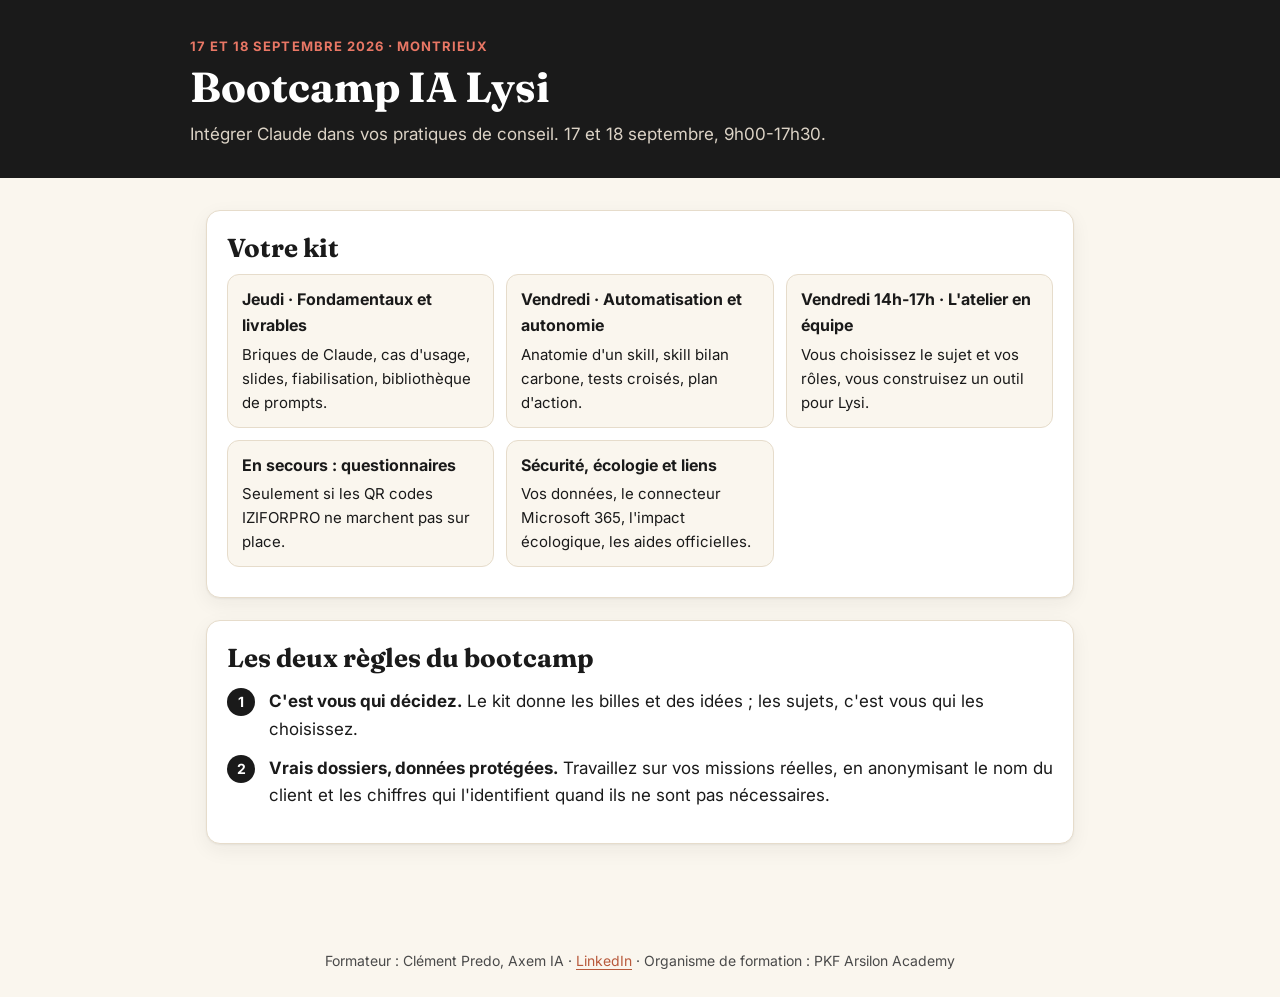
<file: index.html>
<!doctype html>
<html lang="fr">
<head>
<meta charset="utf-8">
<meta name="viewport" content="width=device-width,initial-scale=1">
<title>Bootcamp IA Lysi</title>
<link rel="preconnect" href="https://fonts.googleapis.com">
<link rel="preconnect" href="https://fonts.gstatic.com" crossorigin>
<link href="https://fonts.googleapis.com/css2?family=Fraunces:opsz,wght@9..144,700;9..144,800&family=Inter:wght@400;600;700&display=swap" rel="stylesheet">
<link rel="stylesheet" href="style.css">
</head>
<body>
<header class="hero"><div class="w">
<p class="sur">17 et 18 septembre 2026 · Montrieux</p>
<h1>Bootcamp IA Lysi</h1>
<p>Intégrer Claude dans vos pratiques de conseil. 17 et 18 septembre, 9h00-17h30.</p>
</div></header>
<main>
<section>
<h2>Votre kit</h2>
<div class="grille">
<a class="carte" href="j1.html" style="text-decoration:none;color:inherit"><h4>Jeudi · Fondamentaux et livrables</h4><p>Briques de Claude, cas d'usage, slides, fiabilisation, bibliothèque de prompts.</p></a>
<a class="carte" href="j2.html" style="text-decoration:none;color:inherit"><h4>Vendredi · Automatisation et autonomie</h4><p>Anatomie d'un skill, skill bilan carbone, tests croisés, plan d'action.</p></a>
<a class="carte" href="atelier.html" style="text-decoration:none;color:inherit"><h4>Vendredi 14h-17h · L'atelier en équipe</h4><p>Vous choisissez le sujet et vos rôles, vous construisez un outil pour Lysi.</p></a>
<a class="carte" href="evaluation.html" style="text-decoration:none;color:inherit"><h4>En secours : questionnaires</h4><p>Seulement si les QR codes IZIFORPRO ne marchent pas sur place.</p></a>
<a class="carte" href="ressources.html" style="text-decoration:none;color:inherit"><h4>Sécurité, écologie et liens</h4><p>Vos données, le connecteur Microsoft 365, l'impact écologique, les aides officielles.</p></a>
</div>
</section>
<section>
<h2>Les deux règles du bootcamp</h2>
<ol class="etapes">
<li><b>C'est vous qui décidez.</b> Le kit donne les billes et des idées ; les sujets, c'est vous qui les choisissez.</li>
<li><b>Vrais dossiers, données protégées.</b> Travaillez sur vos missions réelles, en anonymisant le nom du client et les chiffres qui l'identifient quand ils ne sont pas nécessaires.</li>
</ol>
</section>
</main>
<footer>Formateur : Clément Predo, Axem IA · <a href="https://www.linkedin.com/in/clement-predo">LinkedIn</a> · Organisme de formation : PKF Arsilon Academy</footer>
</body>
</html>
</file>
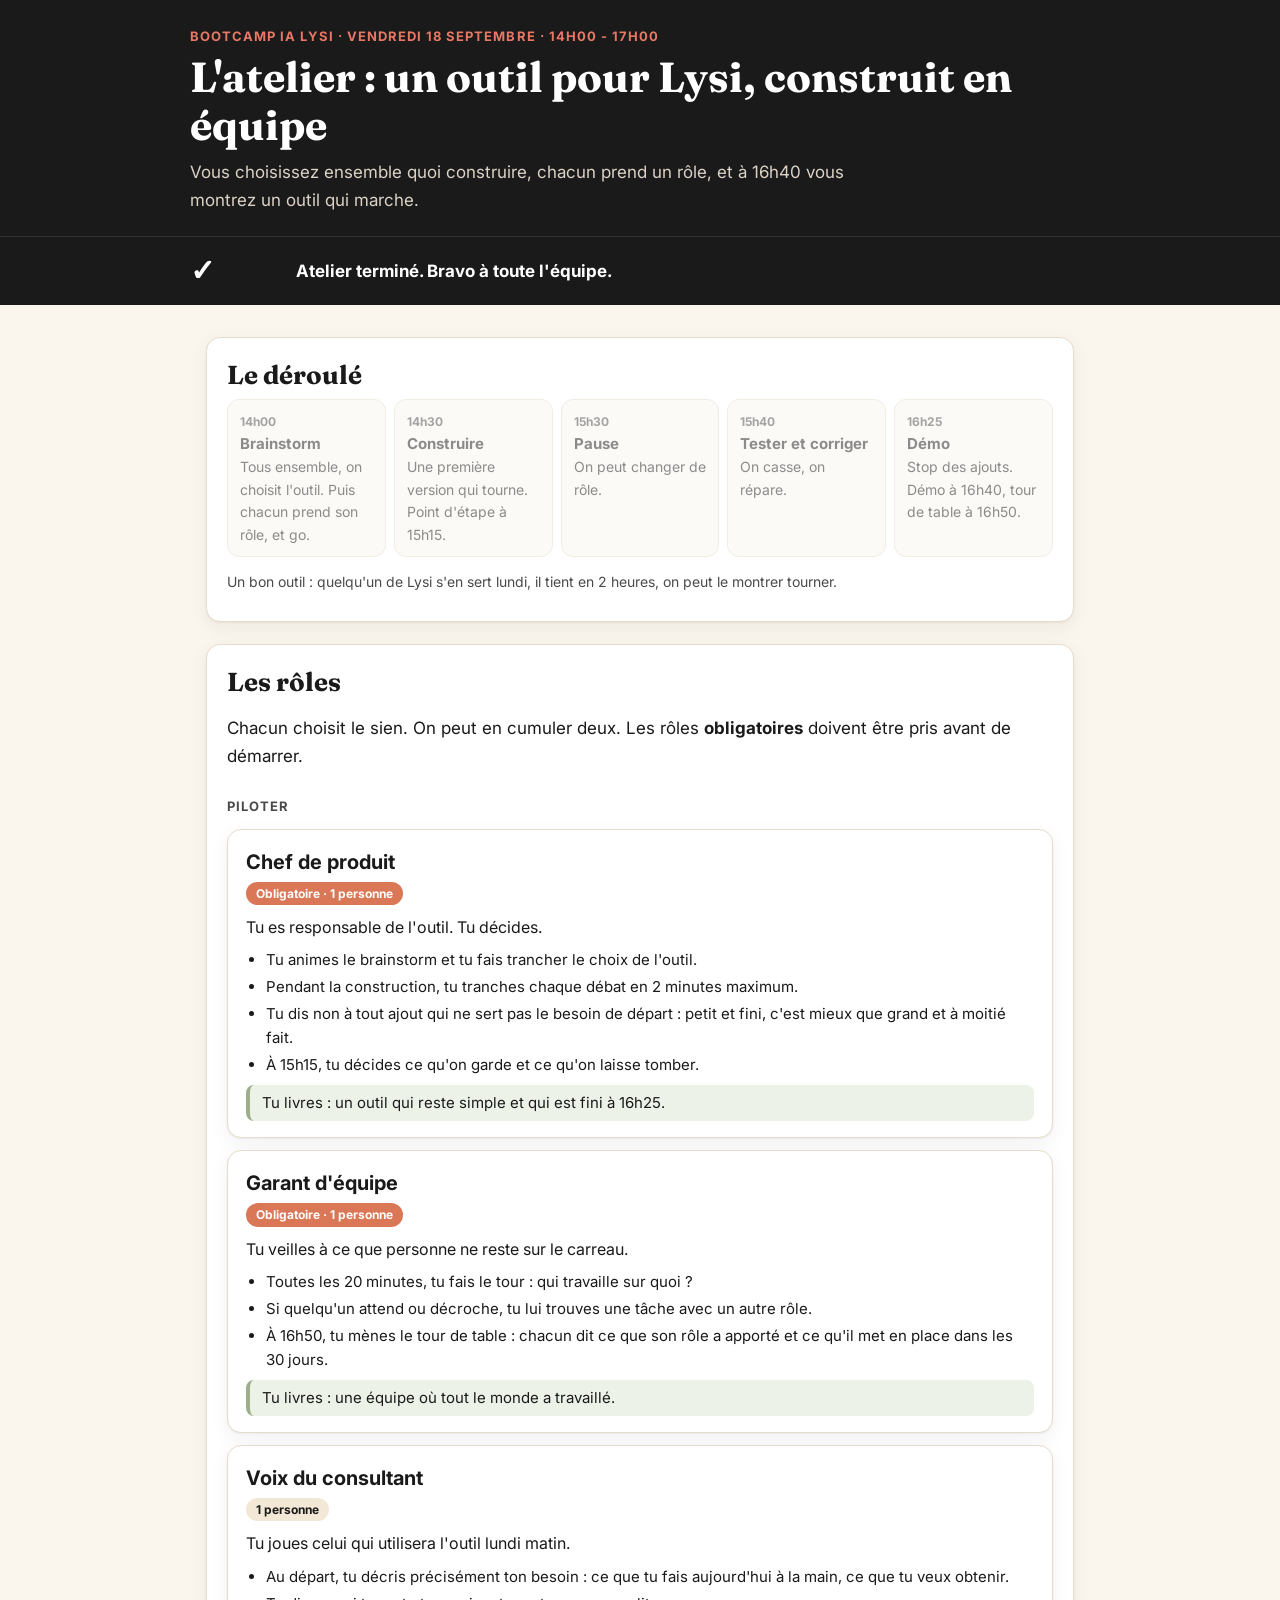
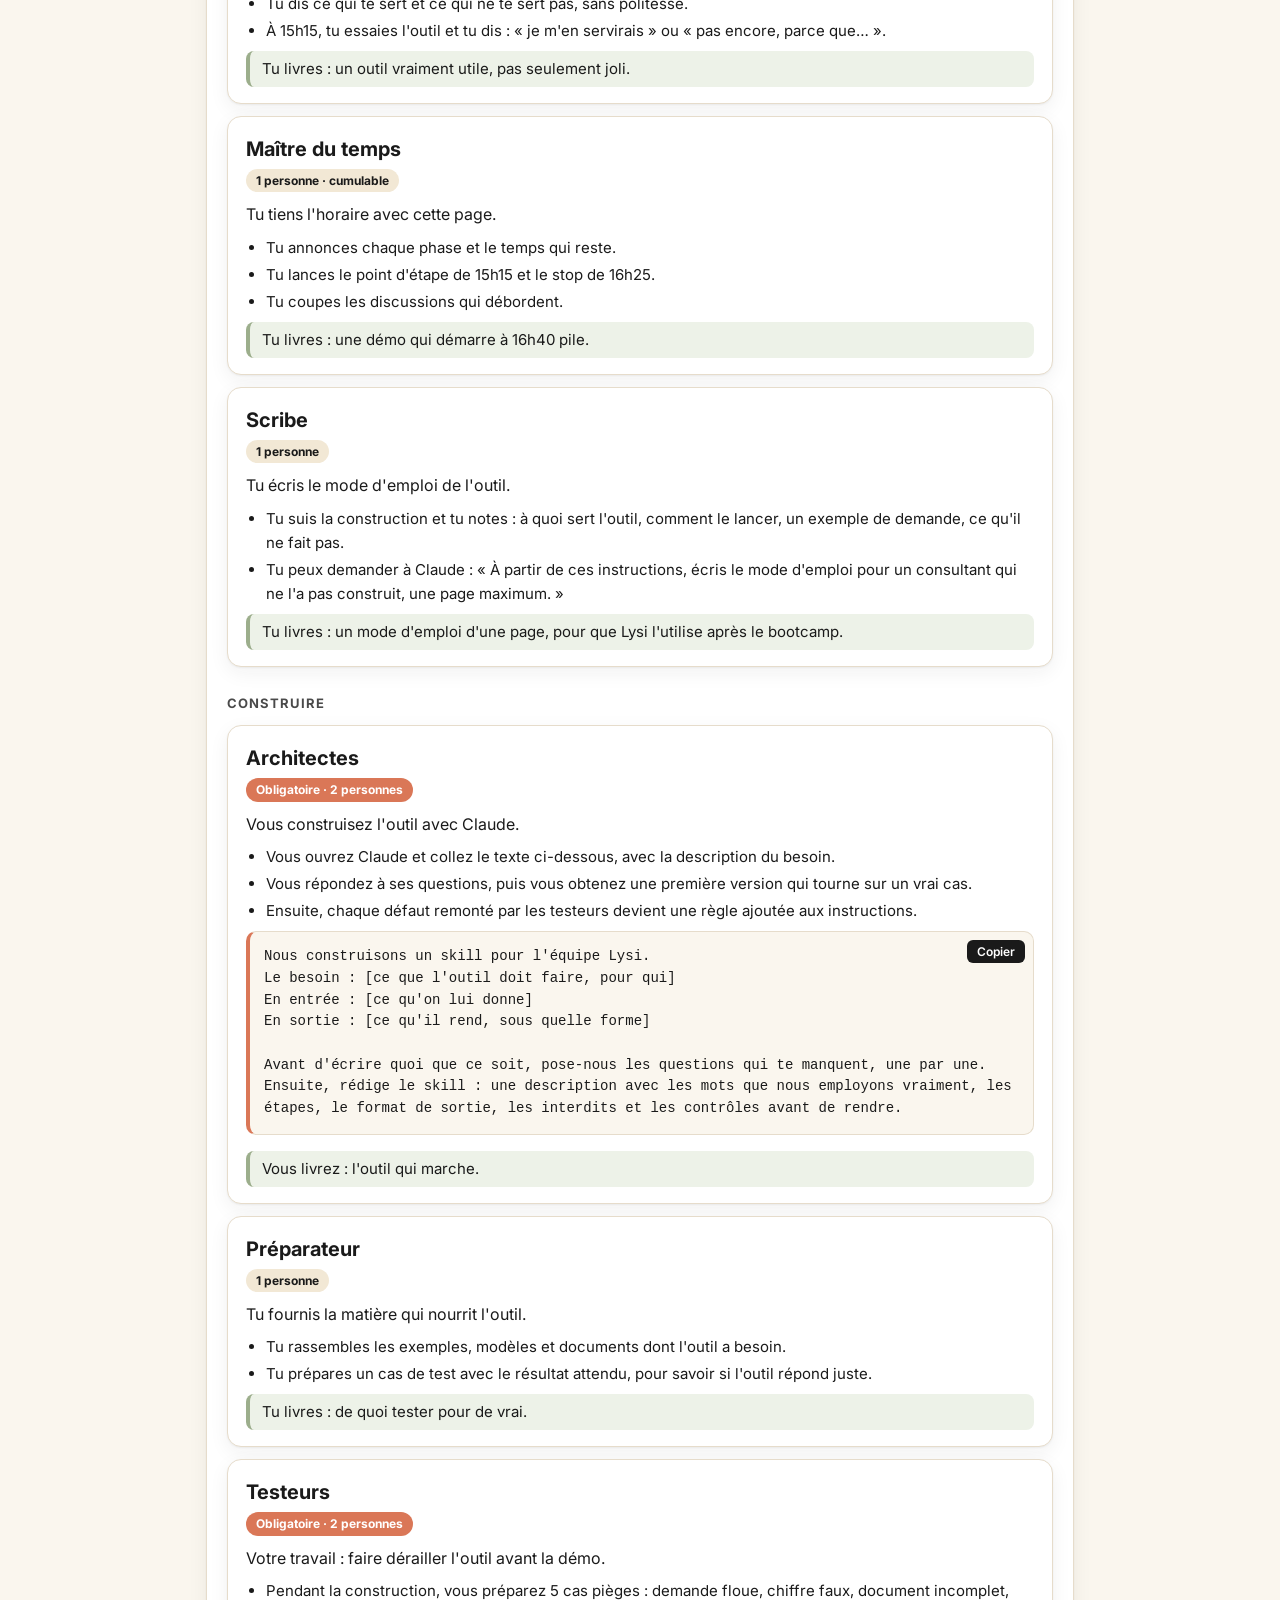
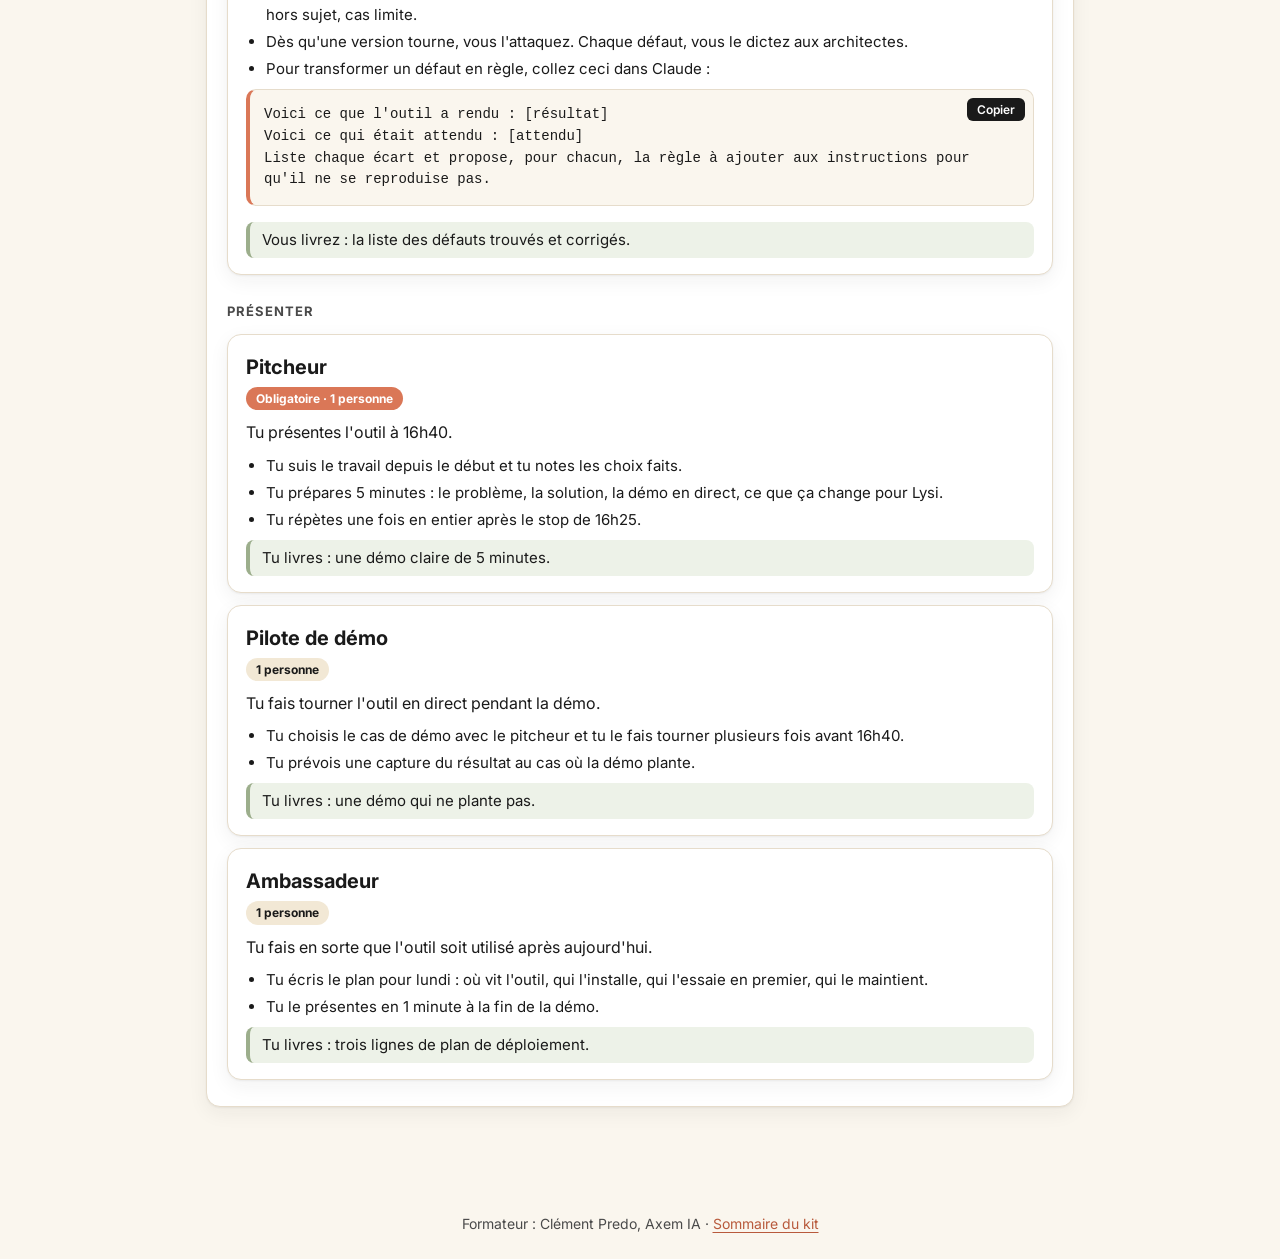
<file: atelier.html>
<!doctype html>
<html lang="fr">
<head>
<meta charset="utf-8">
<meta name="viewport" content="width=device-width,initial-scale=1">
<title>Atelier Lysi, 3 heures</title>
<link rel="preconnect" href="https://fonts.googleapis.com">
<link rel="preconnect" href="https://fonts.gstatic.com" crossorigin>
<link href="https://fonts.googleapis.com/css2?family=Fraunces:opsz,wght@9..144,700;9..144,800&family=Inter:wght@400;600;700&display=swap" rel="stylesheet">
<link rel="stylesheet" href="style.css">
<style>
.hero{padding:26px 16px 22px}
.barre{position:sticky;top:0;z-index:20;background:var(--encre);color:#fff;border-top:1px solid #333;padding:10px 16px}
.barre .w{max-width:900px;margin:0 auto;display:flex;align-items:center;gap:14px}
.barre .chrono{font-family:Fraunces,Georgia,serif;font-size:30px;font-weight:800;min-width:92px}
.barre .quoi{font-weight:700;line-height:1.3}
.barre .apres{font-size:13px;color:#DCD3C6}
.phases{display:grid;grid-template-columns:repeat(auto-fit,minmax(150px,1fr));gap:8px;margin:8px 0 4px}
.phases div{border:1px solid var(--ligne);border-radius:12px;padding:10px 12px;background:var(--cartouche);font-size:14px}
.phases b{display:block;font-size:15px}
.phases .h{font-size:12px;font-weight:700;color:var(--gris)}
.phases div.actif{border:2px solid var(--corail);background:#FDEEE8}
.phases div.fini{opacity:.5}
.role{border:1px solid var(--ligne);border-radius:var(--rayon);background:var(--blanc);box-shadow:var(--ombre);padding:16px 18px;margin:12px 0}
.role h3{margin:0;font-size:20px}
.role .nb{display:inline-block;background:var(--creme);border-radius:999px;padding:2px 10px;font-size:12px;font-weight:700;margin:4px 0 6px}
.role .nb.oblig{background:var(--corail);color:#fff}
.role .mission{font-size:16px;margin:4px 0 8px}
.role ul{margin:0 0 8px;padding-left:20px}
.role li{margin:3px 0;font-size:15px}
.role .livre{background:var(--sage-fond);border-left:4px solid var(--sage);border-radius:8px;padding:6px 12px;font-size:15px}
.fam{font-size:13px;font-weight:700;text-transform:uppercase;letter-spacing:.08em;color:var(--gris);margin:26px 0 0}
@media (max-width:600px){.barre .chrono{font-size:24px;min-width:74px}}
</style>
</head>
<body>
<header class="hero"><div class="w">
<p class="sur">Bootcamp IA Lysi · vendredi 18 septembre · 14h00 - 17h00</p>
<h1>L'atelier : un outil pour Lysi, construit en équipe</h1>
<p>Vous choisissez ensemble quoi construire, chacun prend un rôle, et à 16h40 vous montrez un outil qui marche.</p>
</div></header>
<div class="barre"><div class="w"><div class="chrono" id="chrono">--:--</div><div><div class="quoi" id="quoi">…</div><div class="apres" id="apres"></div></div></div></div>
<main>

<section>
<h2>Le déroulé</h2>
<div class="phases" id="phases">
<div data-debut="14:00" data-fin="14:30"><span class="h">14h00</span><b>Brainstorm</b>Tous ensemble, on choisit l'outil. Puis chacun prend son rôle, et go.</div>
<div data-debut="14:30" data-fin="15:30"><span class="h">14h30</span><b>Construire</b>Une première version qui tourne. Point d'étape à 15h15.</div>
<div data-debut="15:30" data-fin="15:40"><span class="h">15h30</span><b>Pause</b>On peut changer de rôle.</div>
<div data-debut="15:40" data-fin="16:25"><span class="h">15h40</span><b>Tester et corriger</b>On casse, on répare.</div>
<div data-debut="16:25" data-fin="17:00"><span class="h">16h25</span><b>Démo</b>Stop des ajouts. Démo à 16h40, tour de table à 16h50.</div>
</div>
<p class="small">Un bon outil : quelqu'un de Lysi s'en sert lundi, il tient en 2 heures, on peut le montrer tourner.</p>
</section>

<section id="roles">
<h2>Les rôles</h2>
<p>Chacun choisit le sien. On peut en cumuler deux. Les rôles <b>obligatoires</b> doivent être pris avant de démarrer.</p>

<p class="fam">Piloter</p>
<div class="role"><h3>Chef de produit</h3><span class="nb oblig">Obligatoire · 1 personne</span>
<p class="mission">Tu es responsable de l'outil. Tu décides.</p>
<ul>
<li>Tu animes le brainstorm et tu fais trancher le choix de l'outil.</li>
<li>Pendant la construction, tu tranches chaque débat en 2 minutes maximum.</li>
<li>Tu dis non à tout ajout qui ne sert pas le besoin de départ : petit et fini, c'est mieux que grand et à moitié fait.</li>
<li>À 15h15, tu décides ce qu'on garde et ce qu'on laisse tomber.</li>
</ul>
<div class="livre">Tu livres : un outil qui reste simple et qui est fini à 16h25.</div></div>

<div class="role"><h3>Garant d'équipe</h3><span class="nb oblig">Obligatoire · 1 personne</span>
<p class="mission">Tu veilles à ce que personne ne reste sur le carreau.</p>
<ul>
<li>Toutes les 20 minutes, tu fais le tour : qui travaille sur quoi ?</li>
<li>Si quelqu'un attend ou décroche, tu lui trouves une tâche avec un autre rôle.</li>
<li>À 16h50, tu mènes le tour de table : chacun dit ce que son rôle a apporté et ce qu'il met en place dans les 30 jours.</li>
</ul>
<div class="livre">Tu livres : une équipe où tout le monde a travaillé.</div></div>

<div class="role"><h3>Voix du consultant</h3><span class="nb">1 personne</span>
<p class="mission">Tu joues celui qui utilisera l'outil lundi matin.</p>
<ul>
<li>Au départ, tu décris précisément ton besoin : ce que tu fais aujourd'hui à la main, ce que tu veux obtenir.</li>
<li>Tu dis ce qui te sert et ce qui ne te sert pas, sans politesse.</li>
<li>À 15h15, tu essaies l'outil et tu dis : « je m'en servirais » ou « pas encore, parce que… ».</li>
</ul>
<div class="livre">Tu livres : un outil vraiment utile, pas seulement joli.</div></div>

<div class="role"><h3>Maître du temps</h3><span class="nb">1 personne · cumulable</span>
<p class="mission">Tu tiens l'horaire avec cette page.</p>
<ul>
<li>Tu annonces chaque phase et le temps qui reste.</li>
<li>Tu lances le point d'étape de 15h15 et le stop de 16h25.</li>
<li>Tu coupes les discussions qui débordent.</li>
</ul>
<div class="livre">Tu livres : une démo qui démarre à 16h40 pile.</div></div>

<div class="role"><h3>Scribe</h3><span class="nb">1 personne</span>
<p class="mission">Tu écris le mode d'emploi de l'outil.</p>
<ul>
<li>Tu suis la construction et tu notes : à quoi sert l'outil, comment le lancer, un exemple de demande, ce qu'il ne fait pas.</li>
<li>Tu peux demander à Claude : « À partir de ces instructions, écris le mode d'emploi pour un consultant qui ne l'a pas construit, une page maximum. »</li>
</ul>
<div class="livre">Tu livres : un mode d'emploi d'une page, pour que Lysi l'utilise après le bootcamp.</div></div>

<p class="fam">Construire</p>
<div class="role"><h3>Architectes</h3><span class="nb oblig">Obligatoire · 2 personnes</span>
<p class="mission">Vous construisez l'outil avec Claude.</p>
<ul>
<li>Vous ouvrez Claude et collez le texte ci-dessous, avec la description du besoin.</li>
<li>Vous répondez à ses questions, puis vous obtenez une première version qui tourne sur un vrai cas.</li>
<li>Ensuite, chaque défaut remonté par les testeurs devient une règle ajoutée aux instructions.</li>
</ul>
<div class="prompt"><button class="copy">Copier</button>Nous construisons un skill pour l'équipe Lysi.
Le besoin : [ce que l'outil doit faire, pour qui]
En entrée : [ce qu'on lui donne]
En sortie : [ce qu'il rend, sous quelle forme]

Avant d'écrire quoi que ce soit, pose-nous les questions qui te manquent, une par une.
Ensuite, rédige le skill : une description avec les mots que nous employons vraiment, les étapes, le format de sortie, les interdits et les contrôles avant de rendre.</div>
<div class="livre">Vous livrez : l'outil qui marche.</div></div>

<div class="role"><h3>Préparateur</h3><span class="nb">1 personne</span>
<p class="mission">Tu fournis la matière qui nourrit l'outil.</p>
<ul>
<li>Tu rassembles les exemples, modèles et documents dont l'outil a besoin.</li>
<li>Tu prépares un cas de test avec le résultat attendu, pour savoir si l'outil répond juste.</li>
</ul>
<div class="livre">Tu livres : de quoi tester pour de vrai.</div></div>

<div class="role"><h3>Testeurs</h3><span class="nb oblig">Obligatoire · 2 personnes</span>
<p class="mission">Votre travail : faire dérailler l'outil avant la démo.</p>
<ul>
<li>Pendant la construction, vous préparez 5 cas pièges : demande floue, chiffre faux, document incomplet, hors sujet, cas limite.</li>
<li>Dès qu'une version tourne, vous l'attaquez. Chaque défaut, vous le dictez aux architectes.</li>
<li>Pour transformer un défaut en règle, collez ceci dans Claude :</li>
</ul>
<div class="prompt"><button class="copy">Copier</button>Voici ce que l'outil a rendu : [résultat]
Voici ce qui était attendu : [attendu]
Liste chaque écart et propose, pour chacun, la règle à ajouter aux instructions pour qu'il ne se reproduise pas.</div>
<div class="livre">Vous livrez : la liste des défauts trouvés et corrigés.</div></div>

<p class="fam">Présenter</p>
<div class="role"><h3>Pitcheur</h3><span class="nb oblig">Obligatoire · 1 personne</span>
<p class="mission">Tu présentes l'outil à 16h40.</p>
<ul>
<li>Tu suis le travail depuis le début et tu notes les choix faits.</li>
<li>Tu prépares 5 minutes : le problème, la solution, la démo en direct, ce que ça change pour Lysi.</li>
<li>Tu répètes une fois en entier après le stop de 16h25.</li>
</ul>
<div class="livre">Tu livres : une démo claire de 5 minutes.</div></div>

<div class="role"><h3>Pilote de démo</h3><span class="nb">1 personne</span>
<p class="mission">Tu fais tourner l'outil en direct pendant la démo.</p>
<ul>
<li>Tu choisis le cas de démo avec le pitcheur et tu le fais tourner plusieurs fois avant 16h40.</li>
<li>Tu prévois une capture du résultat au cas où la démo plante.</li>
</ul>
<div class="livre">Tu livres : une démo qui ne plante pas.</div></div>

<div class="role"><h3>Ambassadeur</h3><span class="nb">1 personne</span>
<p class="mission">Tu fais en sorte que l'outil soit utilisé après aujourd'hui.</p>
<ul>
<li>Tu écris le plan pour lundi : où vit l'outil, qui l'installe, qui l'essaie en premier, qui le maintient.</li>
<li>Tu le présentes en 1 minute à la fin de la démo.</li>
</ul>
<div class="livre">Tu livres : trois lignes de plan de déploiement.</div></div>
</section>

</main>
<footer>Formateur : Clément Predo, Axem IA · <a href="index.html">Sommaire du kit</a></footer>
<script>
document.addEventListener("click",function(e){var t=e.target;if(!t.classList.contains("copy"))return;var txt=t.parentElement.innerText.replace(/^Copier\s*/,"");navigator.clipboard.writeText(txt).then(function(){t.textContent="Copié";setTimeout(function(){t.textContent="Copier"},1500)})});
var JOUR="2026-09-18",P=[].slice.call(document.querySelectorAll("#phases div"));
function t(h){return new Date(JOUR+"T"+h+":00+02:00").getTime()}
function fmt(ms){var m=Math.floor(ms/60000),s=Math.floor(ms%60000/1000);return String(m).padStart(2,"0")+":"+String(s).padStart(2,"0")}
function nom(p){return p.querySelector("b").textContent}
function maj(){var n=Date.now(),idx=-1;
P.forEach(function(p,i){var d=t(p.dataset.debut),f=t(p.dataset.fin);p.classList.toggle("actif",n>=d&&n<f);p.classList.toggle("fini",n>=f);if(n>=d&&n<f)idx=i});
var ch=document.getElementById("chrono"),q=document.getElementById("quoi"),a=document.getElementById("apres");
if(idx>=0){ch.textContent=fmt(t(P[idx].dataset.fin)-n);q.textContent=nom(P[idx]);a.textContent=P[idx+1]?"Ensuite : "+nom(P[idx+1]):"Fin à 17h00"}
else if(n<t("14:00")){ch.textContent="14h00";q.textContent="L'atelier commence à 14h00";a.textContent="Ensuite : Brainstorm"}
else{ch.textContent="✓";q.textContent="Atelier terminé. Bravo à toute l'équipe.";a.textContent=""}}
maj();setInterval(maj,1000);
</script>
</body>
</html>
</file>
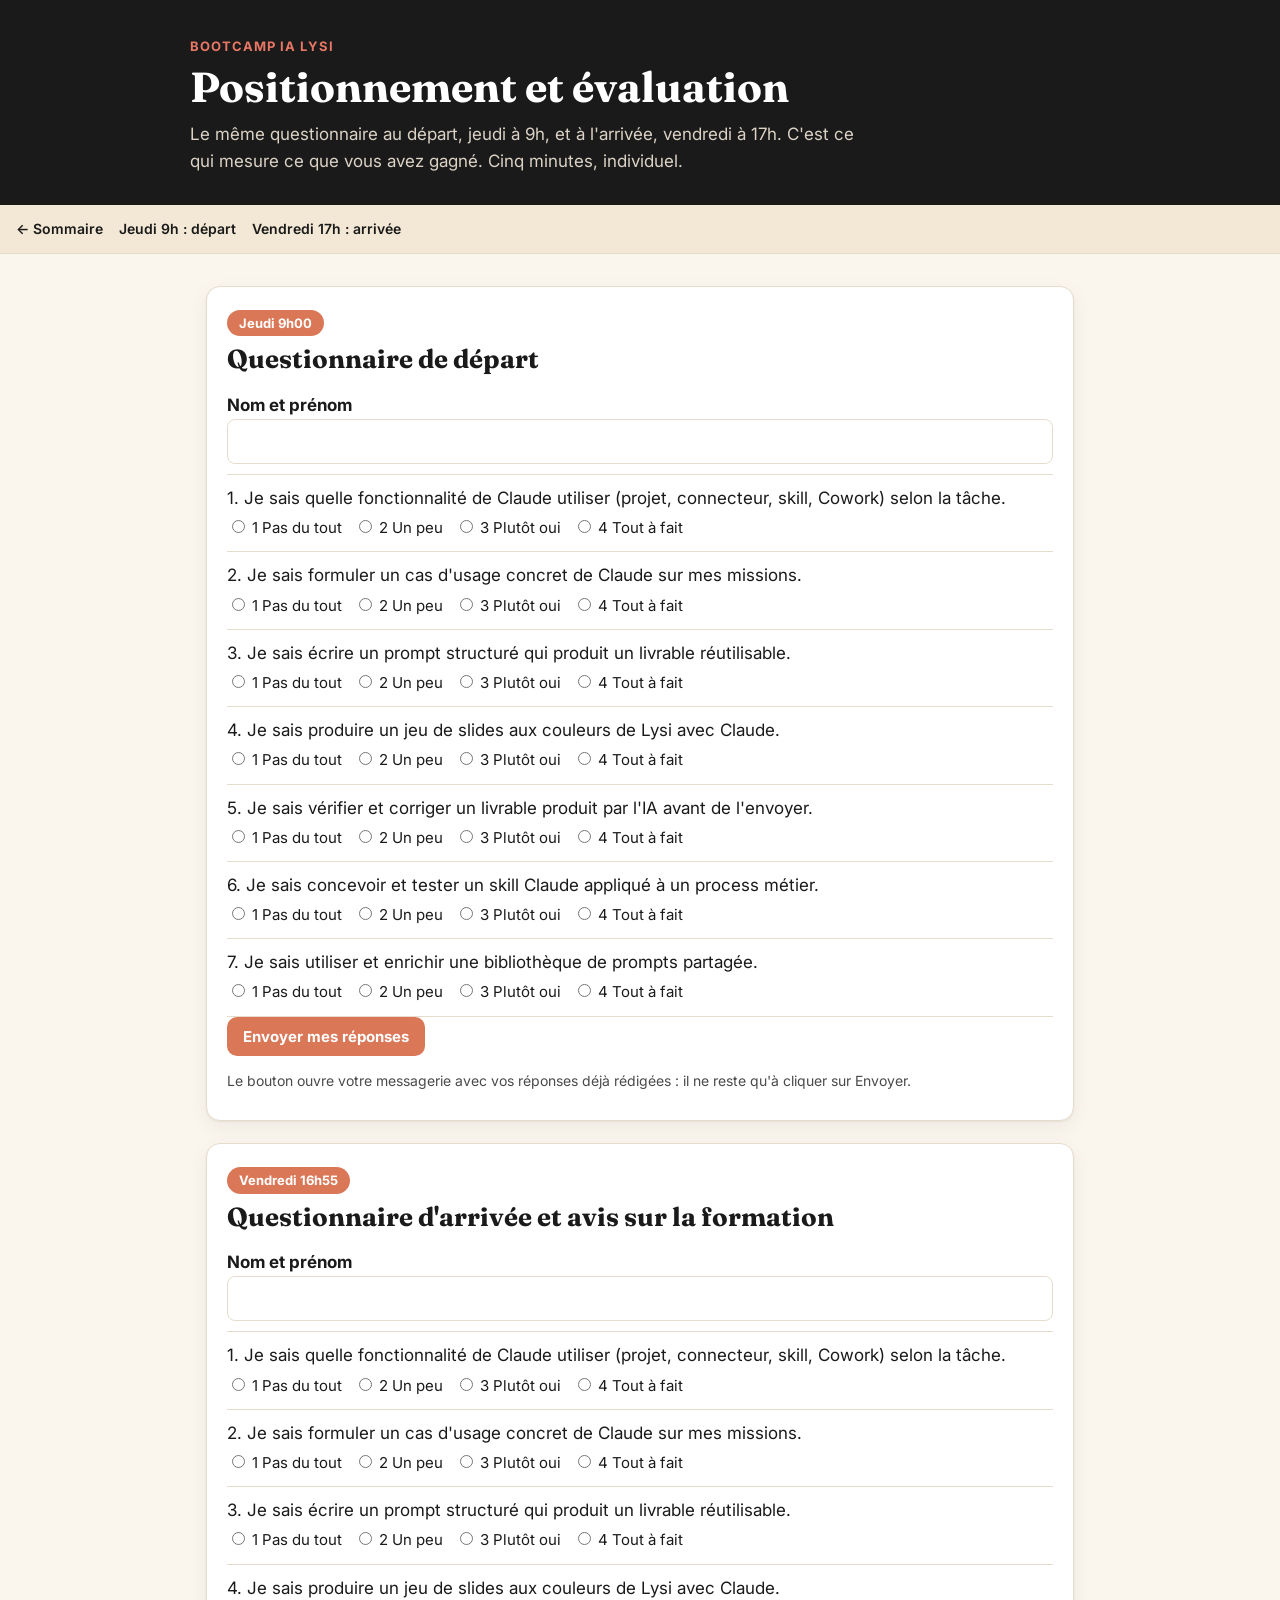
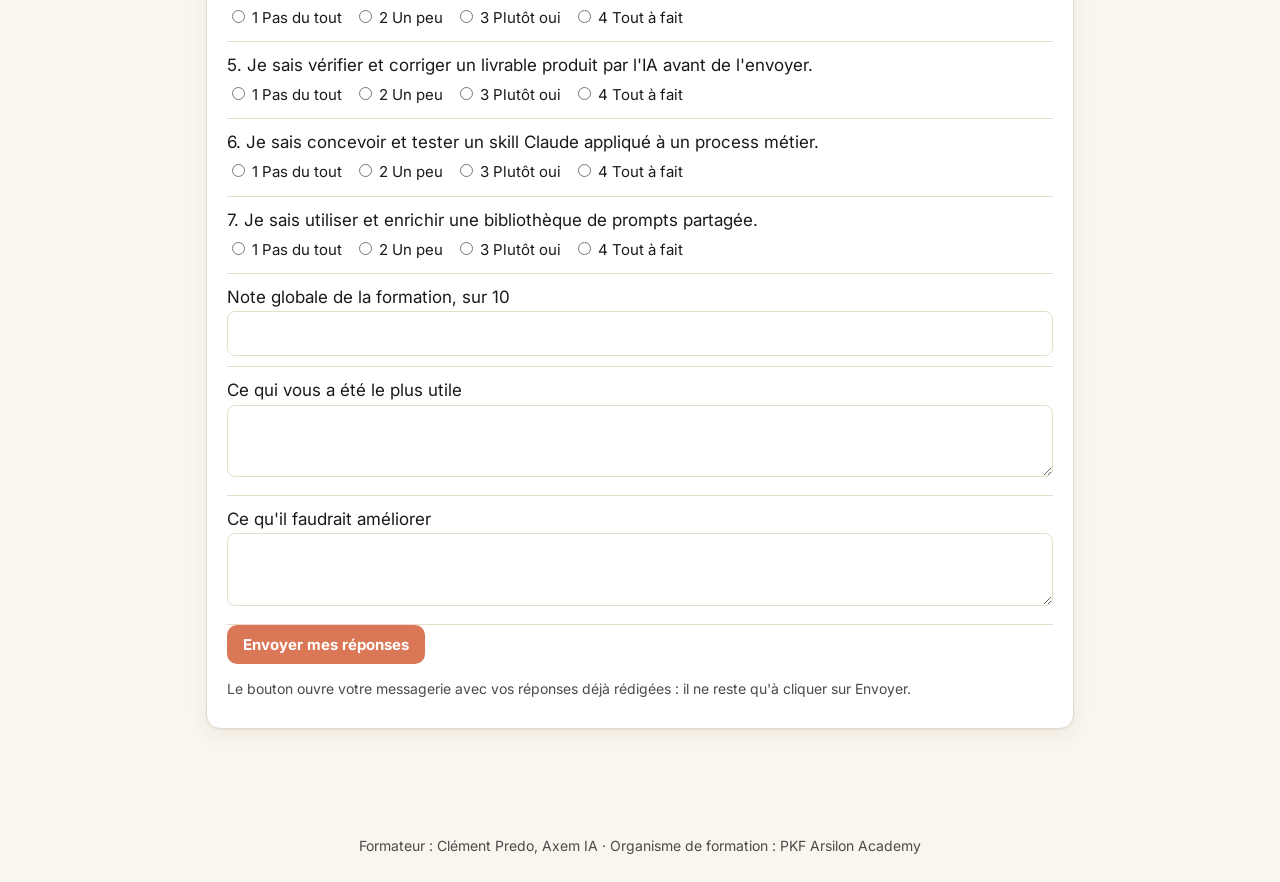
<file: evaluation.html>
<!doctype html>
<html lang="fr">
<head>
<meta charset="utf-8">
<meta name="viewport" content="width=device-width,initial-scale=1">
<title>Positionnement et évaluation</title>
<link rel="preconnect" href="https://fonts.googleapis.com">
<link rel="preconnect" href="https://fonts.gstatic.com" crossorigin>
<link href="https://fonts.googleapis.com/css2?family=Fraunces:opsz,wght@9..144,700;9..144,800&family=Inter:wght@400;600;700&display=swap" rel="stylesheet">
<link rel="stylesheet" href="style.css">
<style>.q{padding:10px 0;border-bottom:1px solid var(--ligne)}.q label{display:inline-block;margin:4px 12px 0 0;font-size:15px}input[type=text],textarea{width:100%;padding:8px;border:1px solid var(--ligne);border-radius:8px;font:inherit}textarea{min-height:70px}.small{font-size:14px;color:var(--gris)}</style>
</head>
<body>
<header class="hero"><div class="w">
<p class="sur">Bootcamp IA Lysi</p>
<h1>Positionnement et évaluation</h1>
<p>Le même questionnaire au départ, jeudi à 9h, et à l'arrivée, vendredi à 17h. C'est ce qui mesure ce que vous avez gagné. Cinq minutes, individuel.</p>
</div></header>
<nav class="menu"><a href="index.html">← Sommaire</a><a href="#avant">Jeudi 9h : départ</a><a href="#apres">Vendredi 17h : arrivée</a></nav>
<main>
<section id="avant"><span class="quand">Jeudi 9h00</span><h2>Questionnaire de départ</h2><div id="form-avant"></div></section>
<section id="apres"><span class="quand">Vendredi 16h55</span><h2>Questionnaire d'arrivée et avis sur la formation</h2><div id="form-apres"></div></section>
</main>
<footer>Formateur : Clément Predo, Axem IA · Organisme de formation : PKF Arsilon Academy</footer>
<script>
const AFFIRMATIONS=[
"Je sais quelle fonctionnalité de Claude utiliser (projet, connecteur, skill, Cowork) selon la tâche.",
"Je sais formuler un cas d'usage concret de Claude sur mes missions.",
"Je sais écrire un prompt structuré qui produit un livrable réutilisable.",
"Je sais produire un jeu de slides aux couleurs de Lysi avec Claude.",
"Je sais vérifier et corriger un livrable produit par l'IA avant de l'envoyer.",
"Je sais concevoir et tester un skill Claude appliqué à un process métier.",
"Je sais utiliser et enrichir une bibliothèque de prompts partagée."
];
const ECHELLE=["1 Pas du tout","2 Un peu","3 Plutôt oui","4 Tout à fait"];
function buildForm(id,moment){
  const box=document.getElementById(id);
  let h='<div class="q"><b>Nom et prénom</b><input type="text" id="'+id+'-nom"></div>';
  AFFIRMATIONS.forEach((a,i)=>{
    h+='<div class="q">'+(i+1)+'. '+a+'<br>';
    ECHELLE.forEach((e,j)=>{h+='<label><input type="radio" name="'+id+'-'+i+'" value="'+(j+1)+'"> '+e+'</label>';});
    h+='</div>';
  });
  if(moment==="APRES"){
    h+='<div class="q">Note globale de la formation, sur 10<input type="text" id="'+id+'-note"></div>';
    h+='<div class="q">Ce qui vous a été le plus utile<textarea id="'+id+'-utile"></textarea></div>';
    h+='<div class="q">Ce qu\'il faudrait améliorer<textarea id="'+id+'-amelio"></textarea></div>';
  }
  h+='<button class="btn" data-id="'+id+'" data-moment="'+moment+'">Envoyer mes réponses</button><p class="small">Le bouton ouvre votre messagerie avec vos réponses déjà rédigées : il ne reste qu\'à cliquer sur Envoyer.</p>';
  box.innerHTML=h;
}
buildForm("form-avant","AVANT");
buildForm("form-apres","APRES");
document.addEventListener("click",e=>{
  const t=e.target;
  if(t.classList.contains("btn")&&t.dataset.id){
    const id=t.dataset.id, m=t.dataset.moment;
    const nom=document.getElementById(id+"-nom").value.trim();
    if(!nom){alert("Indiquez votre nom et prénom.");return;}
    let body="Bootcamp IA Lysi, 17-18/09/2026, positionnement "+(m==="AVANT"?"de départ":"final")+"\nParticipant : "+nom+"\n\n";
    AFFIRMATIONS.forEach((a,i)=>{
      const r=document.querySelector('input[name="'+id+'-'+i+'"]:checked');
      body+=(i+1)+". "+a+" : "+(r?r.value+"/4":"sans réponse")+"\n";
    });
    if(m==="APRES"){
      body+="\nNote globale : "+document.getElementById(id+"-note").value+"/10\nLe plus utile : "+document.getElementById(id+"-utile").value+"\nÀ améliorer : "+document.getElementById(id+"-amelio").value+"\n";
    }
    location.href="mailto:clem.pred@gmail.com?subject="+encodeURIComponent("Bootcamp Lysi - positionnement "+m+" - "+nom)+"&body="+encodeURIComponent(body);
  }
});
</script>
</body>
</html>
</file>
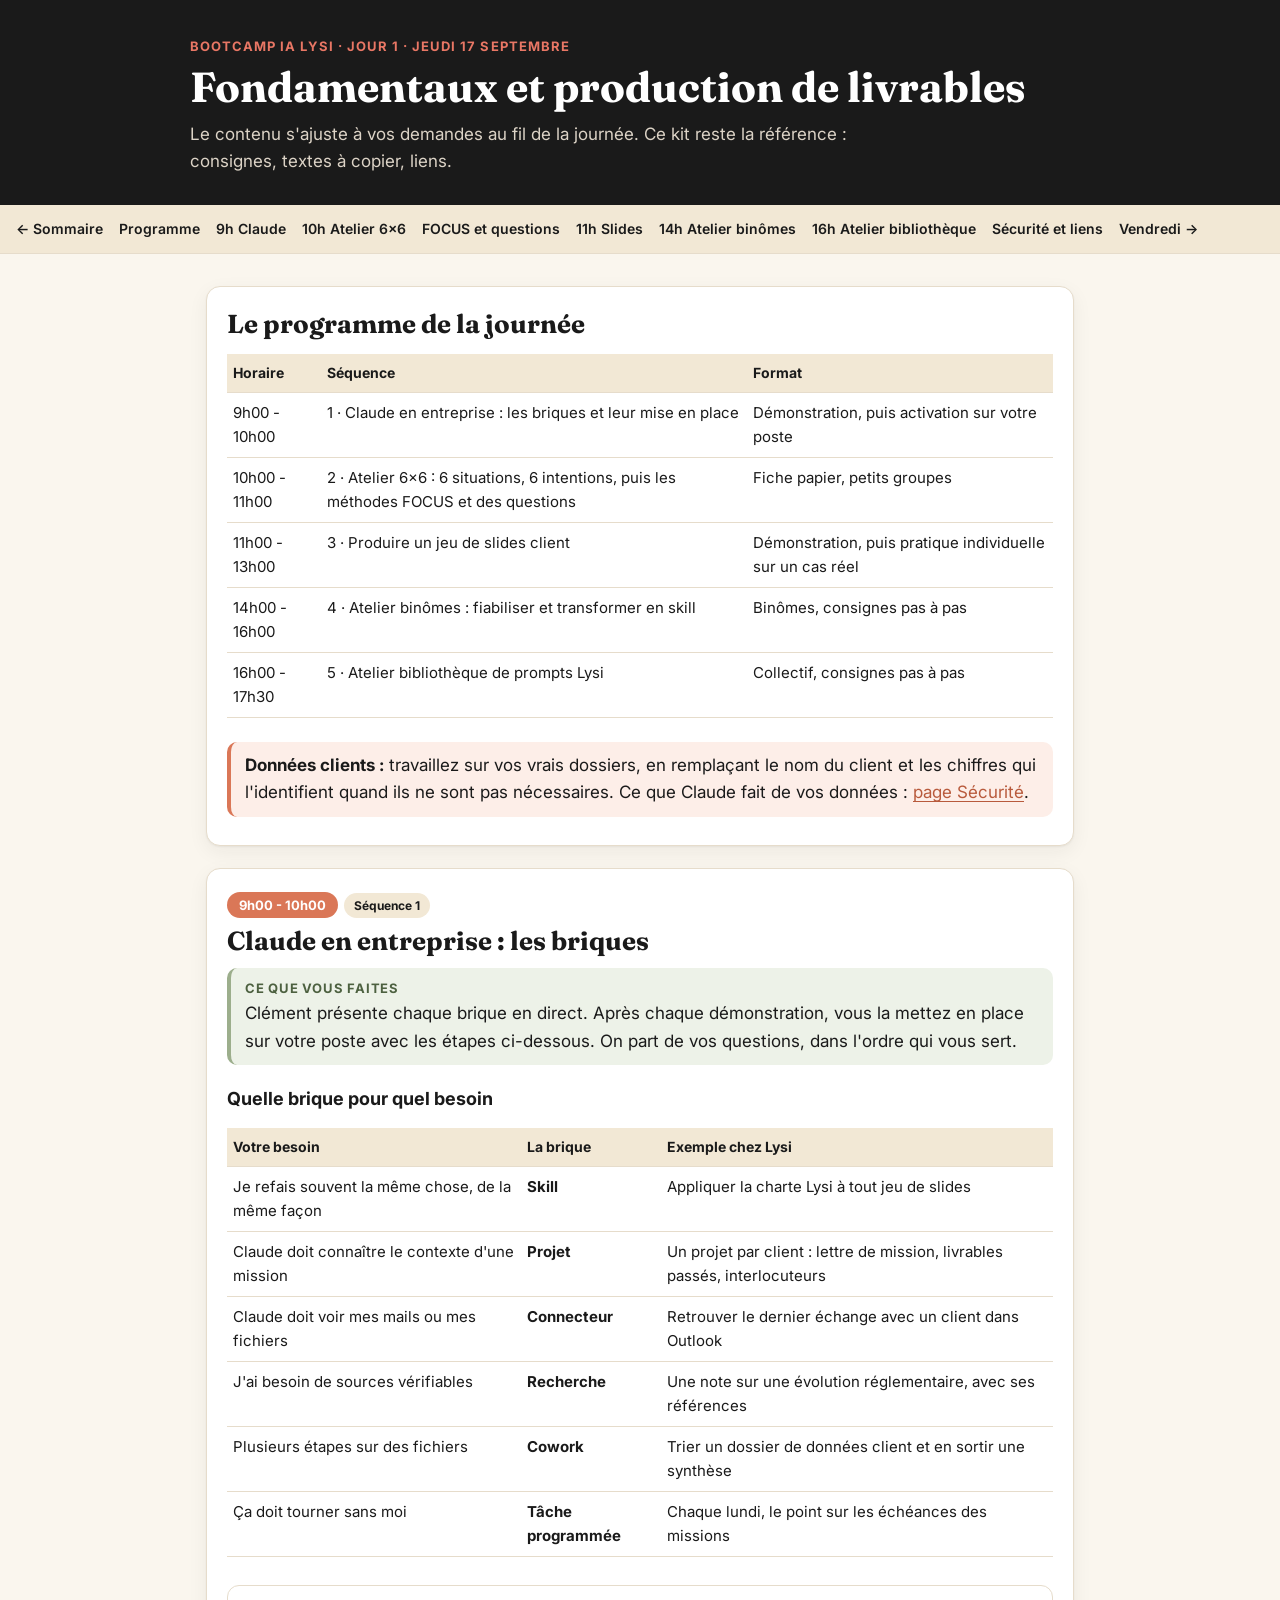
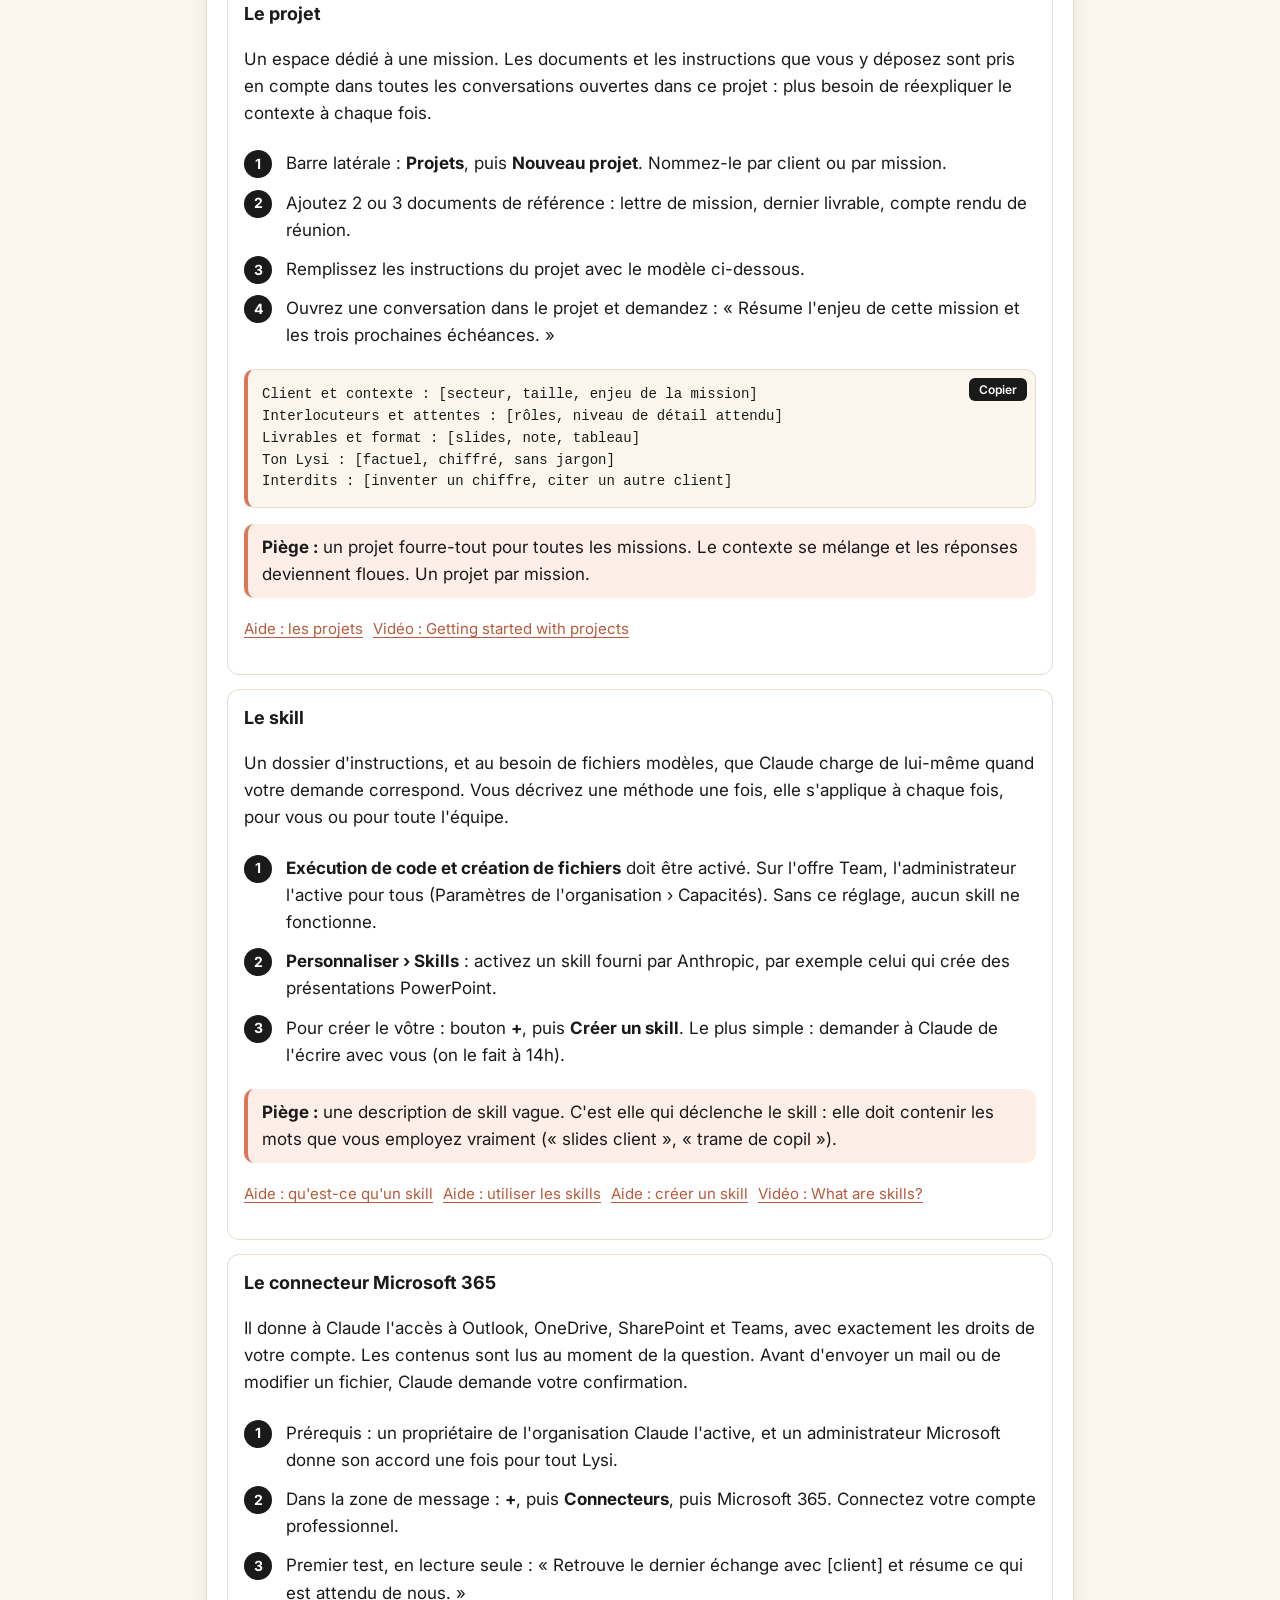
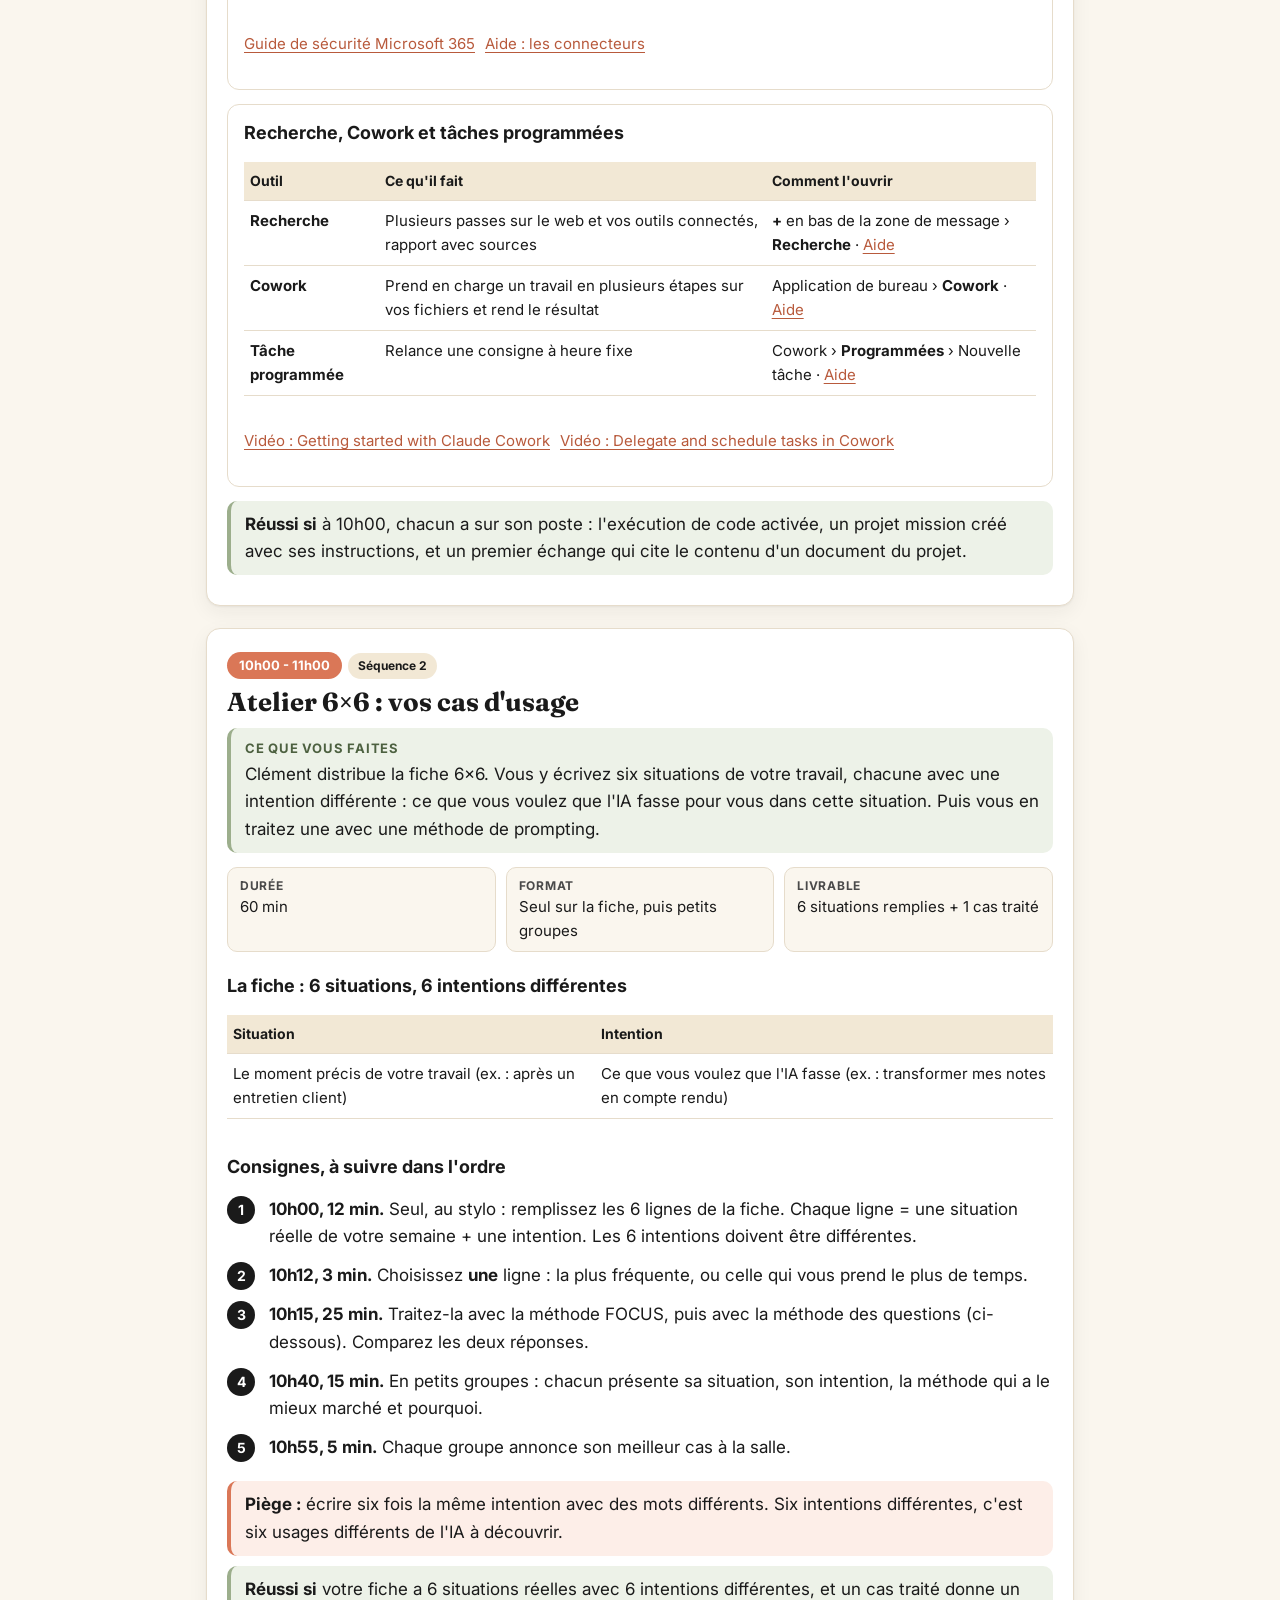
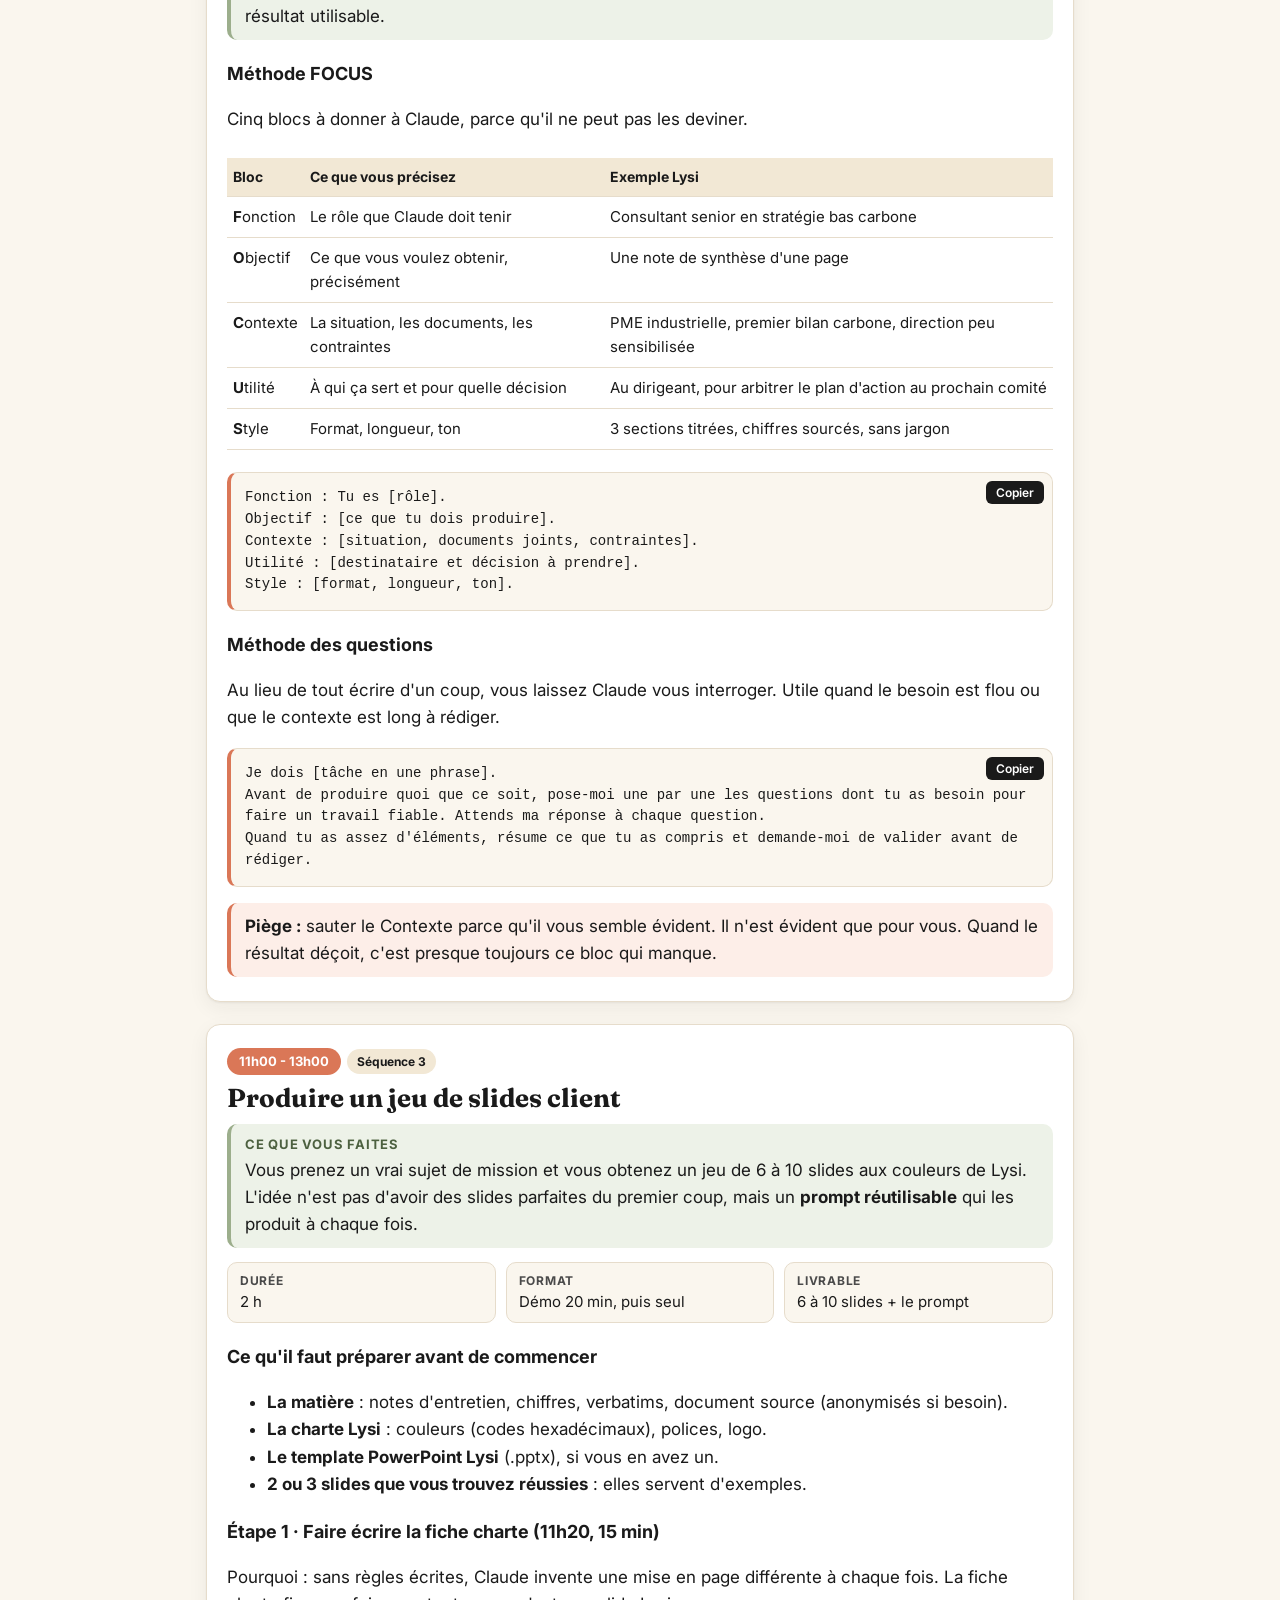
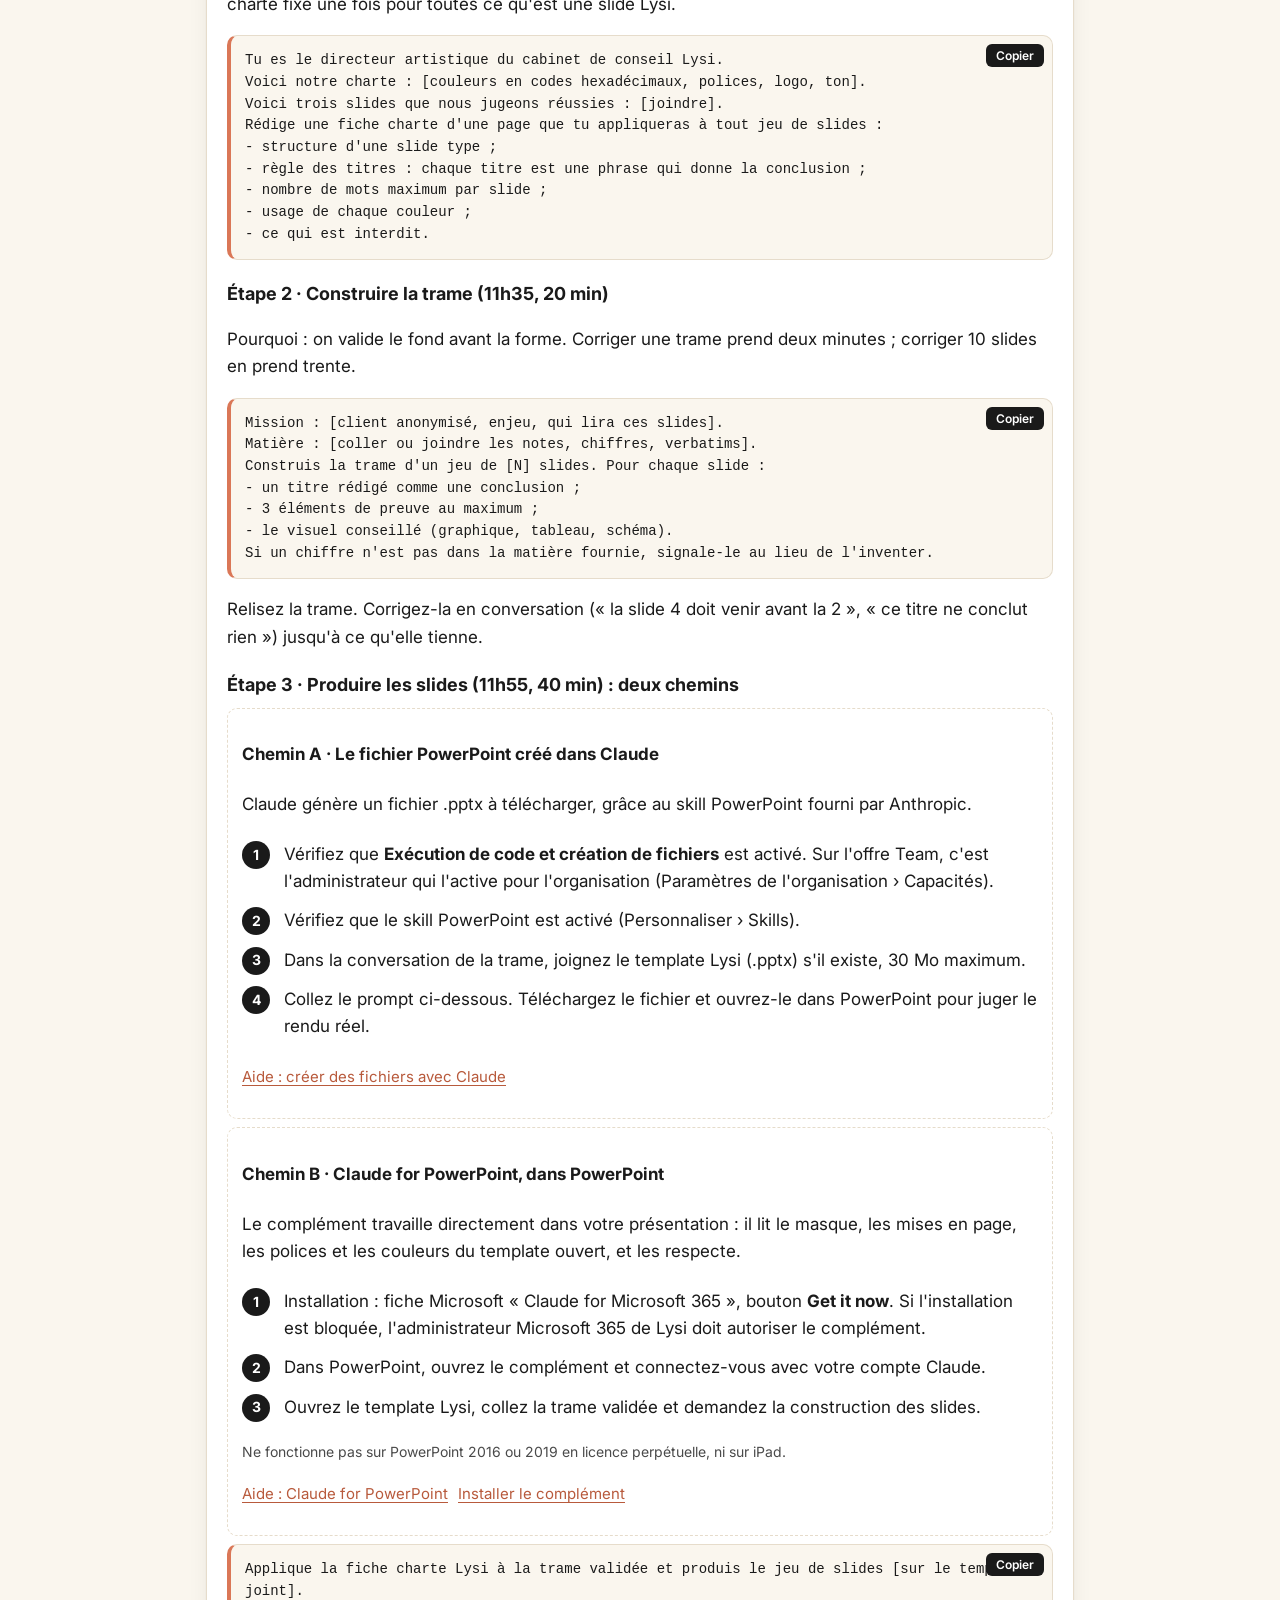
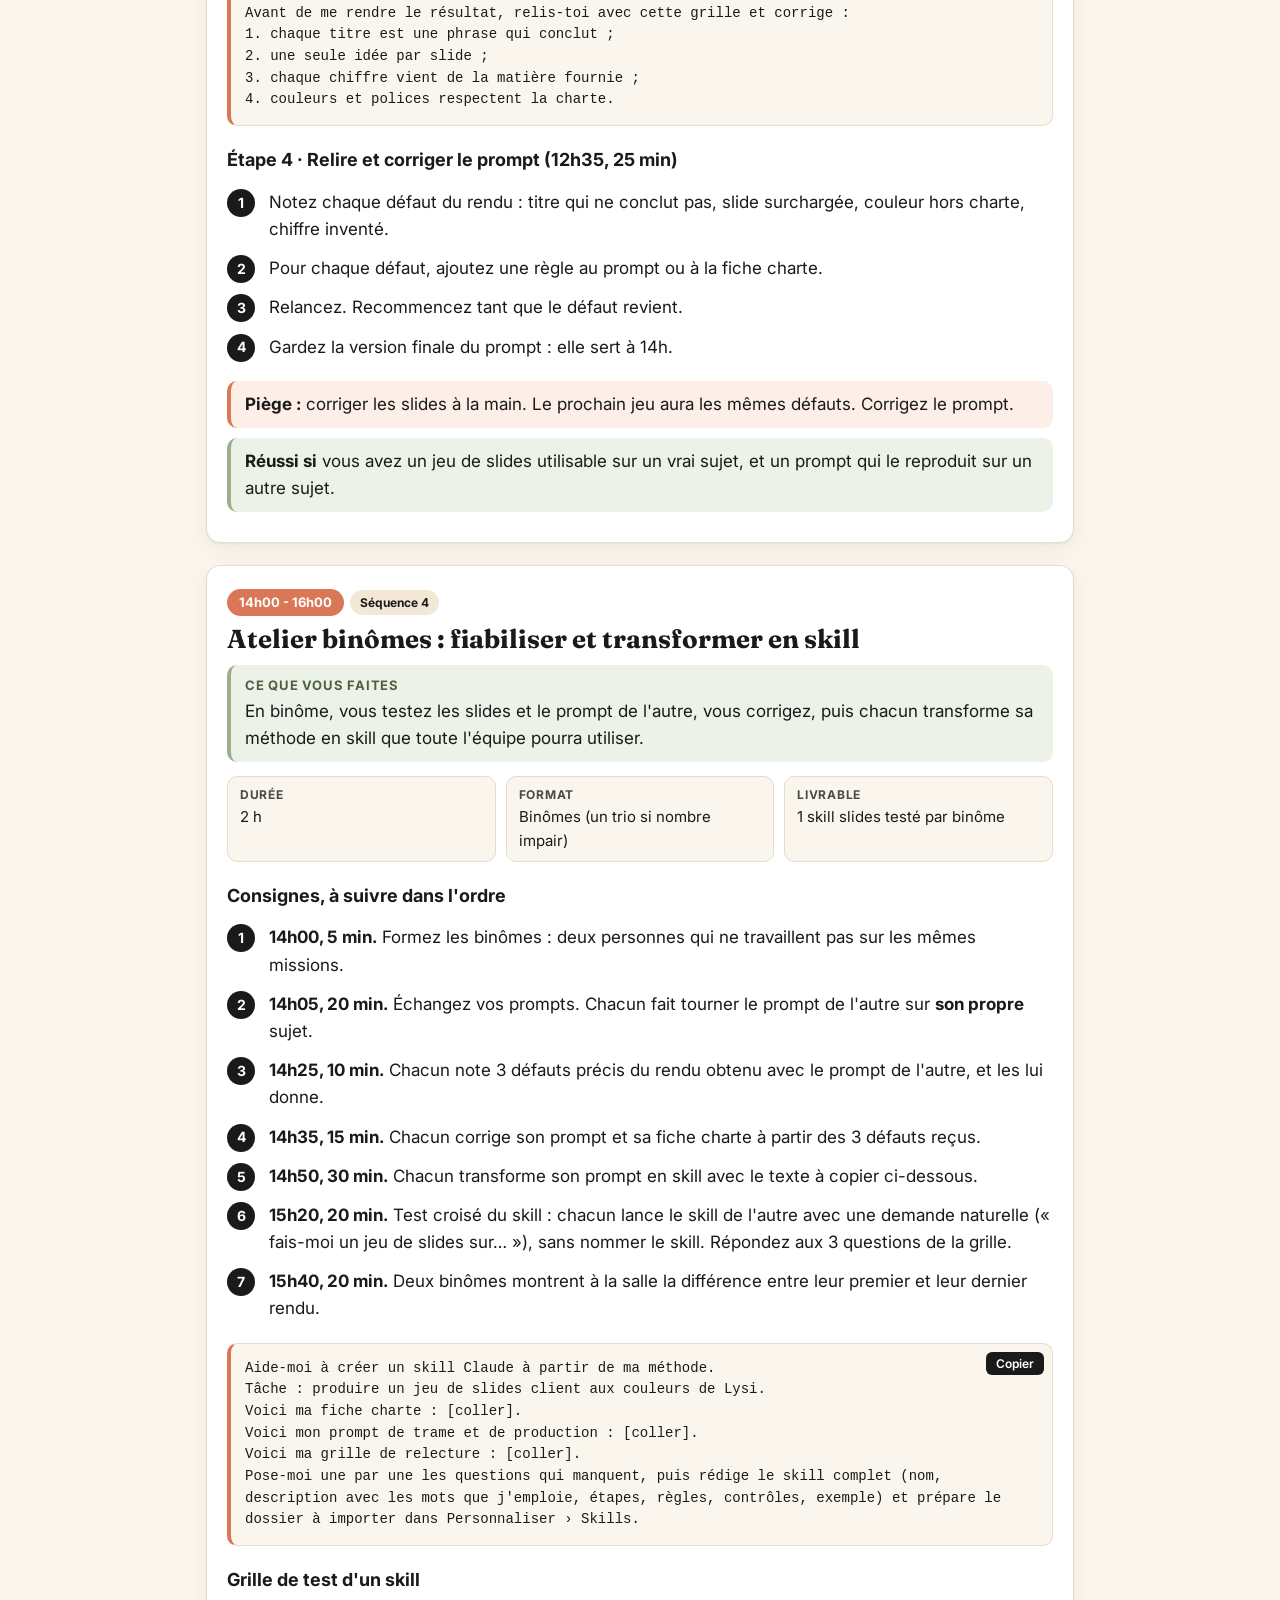
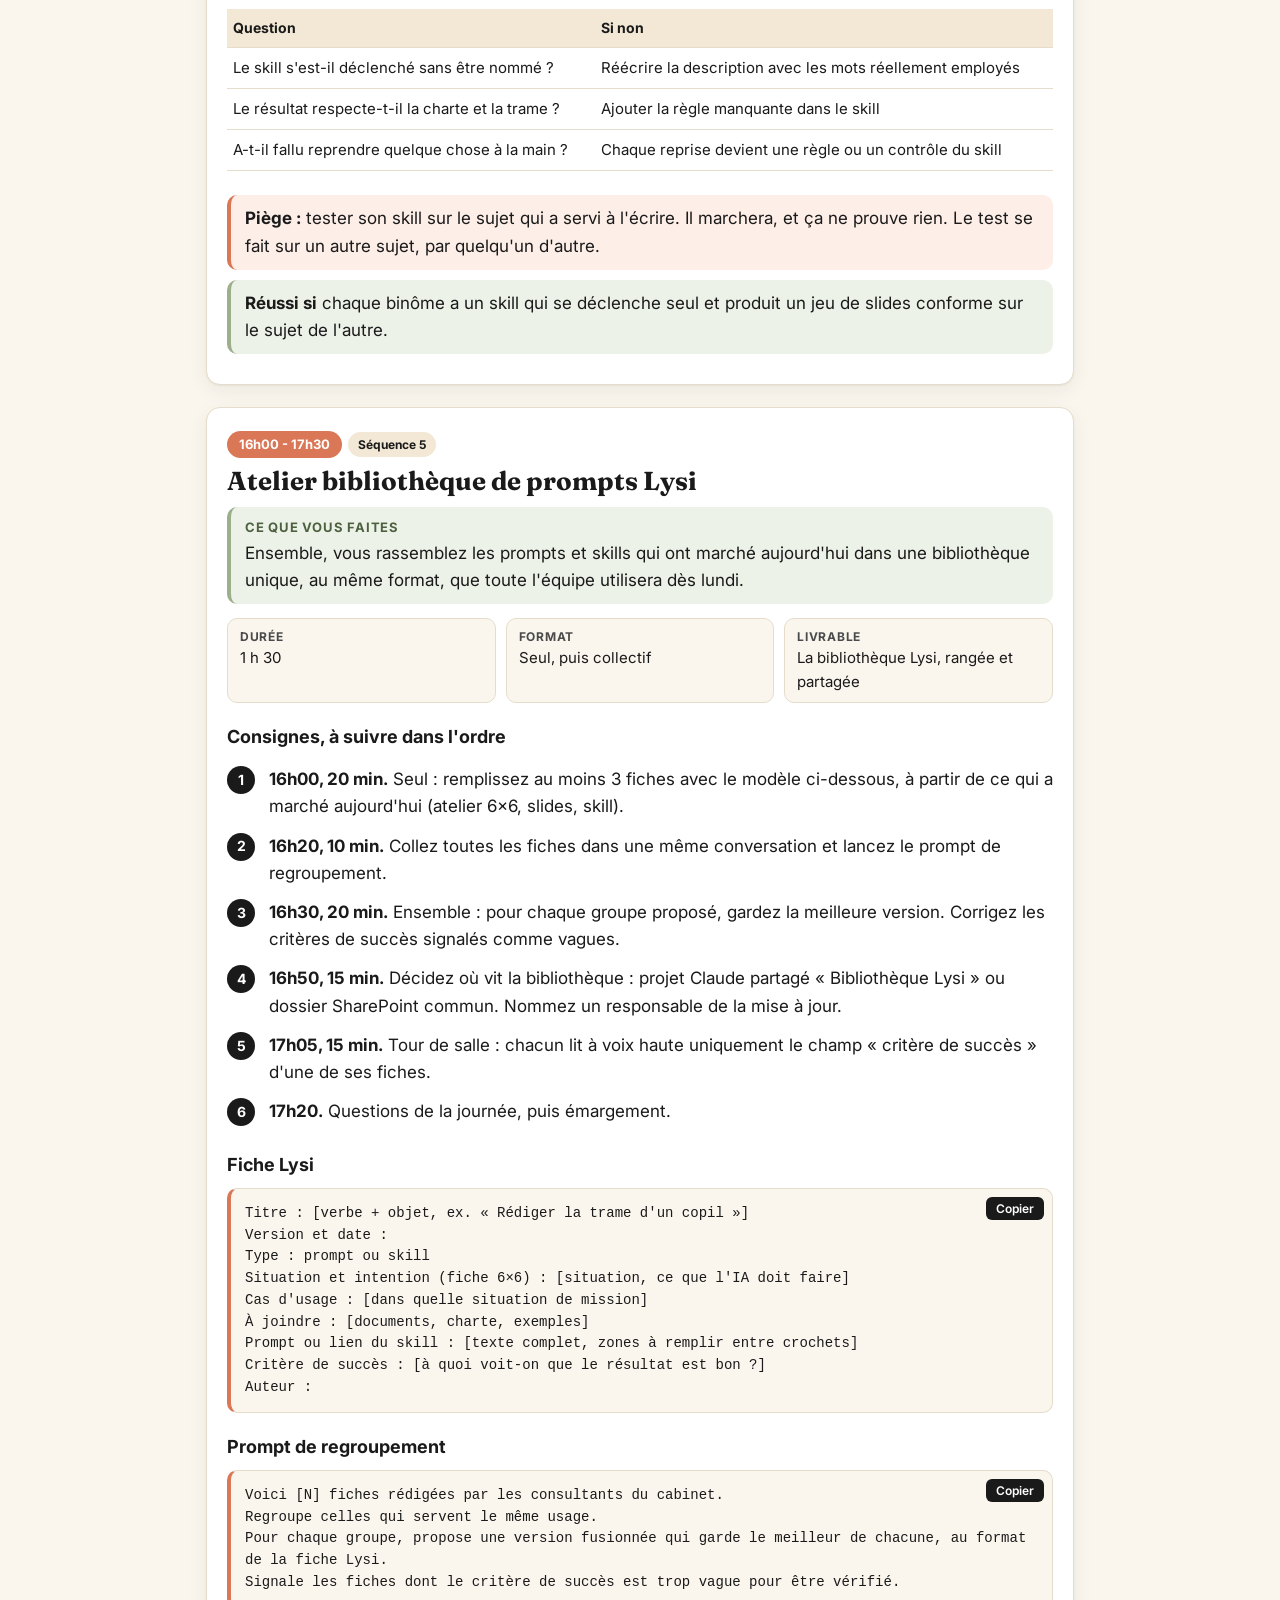
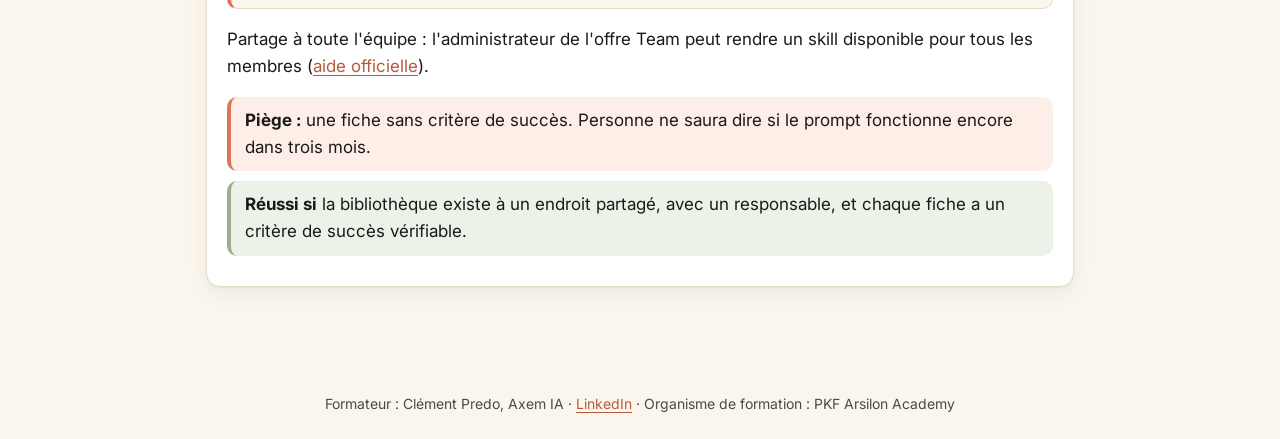
<file: j1.html>
<!doctype html>
<html lang="fr">
<head>
<meta charset="utf-8">
<meta name="viewport" content="width=device-width,initial-scale=1">
<title>Bootcamp Lysi, jeudi</title>
<link rel="preconnect" href="https://fonts.googleapis.com">
<link rel="preconnect" href="https://fonts.gstatic.com" crossorigin>
<link href="https://fonts.googleapis.com/css2?family=Fraunces:opsz,wght@9..144,700;9..144,800&family=Inter:wght@400;600;700&display=swap" rel="stylesheet">
<link rel="stylesheet" href="style.css">
</head>
<body>
<header class="hero"><div class="w">
<p class="sur">Bootcamp IA Lysi · Jour 1 · jeudi 17 septembre</p>
<h1>Fondamentaux et production de livrables</h1>
<p>Le contenu s'ajuste à vos demandes au fil de la journée. Ce kit reste la référence : consignes, textes à copier, liens.</p>
</div></header>
<nav class="menu">
<a href="index.html">← Sommaire</a><a href="#programme">Programme</a><a href="#s1">9h Claude</a><a href="#s2">10h Atelier 6×6</a><a href="#prompting">FOCUS et questions</a><a href="#s3">11h Slides</a><a href="#s4">14h Atelier binômes</a><a href="#s5">16h Atelier bibliothèque</a><a href="ressources.html">Sécurité et liens</a><a href="j2.html">Vendredi →</a>
</nav>
<main>

<section id="programme">
<h2>Le programme de la journée</h2>
<div class="tablewrap"><table>
<tr><th>Horaire</th><th>Séquence</th><th>Format</th></tr>
<tr><td>9h00 - 10h00</td><td>1 · Claude en entreprise : les briques et leur mise en place</td><td>Démonstration, puis activation sur votre poste</td></tr>
<tr><td>10h00 - 11h00</td><td>2 · Atelier 6×6 : 6 situations, 6 intentions, puis les méthodes FOCUS et des questions</td><td>Fiche papier, petits groupes</td></tr>
<tr><td>11h00 - 13h00</td><td>3 · Produire un jeu de slides client</td><td>Démonstration, puis pratique individuelle sur un cas réel</td></tr>
<tr><td>14h00 - 16h00</td><td>4 · Atelier binômes : fiabiliser et transformer en skill</td><td>Binômes, consignes pas à pas</td></tr>
<tr><td>16h00 - 17h30</td><td>5 · Atelier bibliothèque de prompts Lysi</td><td>Collectif, consignes pas à pas</td></tr>
</table></div>
<div class="attention"><b>Données clients :</b> travaillez sur vos vrais dossiers, en remplaçant le nom du client et les chiffres qui l'identifient quand ils ne sont pas nécessaires. Ce que Claude fait de vos données : <a href="ressources.html#securite">page Sécurité</a>.</div>
</section>

<section id="s1">
<span class="quand">9h00 - 10h00</span><span class="module">Séquence 1</span>
<h2>Claude en entreprise : les briques</h2>
<div class="faire"><b>Ce que vous faites</b>Clément présente chaque brique en direct. Après chaque démonstration, vous la mettez en place sur votre poste avec les étapes ci-dessous. On part de vos questions, dans l'ordre qui vous sert.</div>

<h3>Quelle brique pour quel besoin</h3>
<div class="tablewrap"><table>
<tr><th>Votre besoin</th><th>La brique</th><th>Exemple chez Lysi</th></tr>
<tr><td>Je refais souvent la même chose, de la même façon</td><td><b>Skill</b></td><td>Appliquer la charte Lysi à tout jeu de slides</td></tr>
<tr><td>Claude doit connaître le contexte d'une mission</td><td><b>Projet</b></td><td>Un projet par client : lettre de mission, livrables passés, interlocuteurs</td></tr>
<tr><td>Claude doit voir mes mails ou mes fichiers</td><td><b>Connecteur</b></td><td>Retrouver le dernier échange avec un client dans Outlook</td></tr>
<tr><td>J'ai besoin de sources vérifiables</td><td><b>Recherche</b></td><td>Une note sur une évolution réglementaire, avec ses références</td></tr>
<tr><td>Plusieurs étapes sur des fichiers</td><td><b>Cowork</b></td><td>Trier un dossier de données client et en sortir une synthèse</td></tr>
<tr><td>Ça doit tourner sans moi</td><td><b>Tâche programmée</b></td><td>Chaque lundi, le point sur les échéances des missions</td></tr>
</table></div>

<div class="brique"><h3>Le projet</h3>
<p>Un espace dédié à une mission. Les documents et les instructions que vous y déposez sont pris en compte dans toutes les conversations ouvertes dans ce projet : plus besoin de réexpliquer le contexte à chaque fois.</p>
<ol class="etapes">
<li>Barre latérale : <b>Projets</b>, puis <b>Nouveau projet</b>. Nommez-le par client ou par mission.</li>
<li>Ajoutez 2 ou 3 documents de référence : lettre de mission, dernier livrable, compte rendu de réunion.</li>
<li>Remplissez les instructions du projet avec le modèle ci-dessous.</li>
<li>Ouvrez une conversation dans le projet et demandez : « Résume l'enjeu de cette mission et les trois prochaines échéances. »</li>
</ol>
<div class="prompt"><button class="copy">Copier</button>Client et contexte : [secteur, taille, enjeu de la mission]
Interlocuteurs et attentes : [rôles, niveau de détail attendu]
Livrables et format : [slides, note, tableau]
Ton Lysi : [factuel, chiffré, sans jargon]
Interdits : [inventer un chiffre, citer un autre client]</div>
<div class="piege"><b>Piège :</b> un projet fourre-tout pour toutes les missions. Le contexte se mélange et les réponses deviennent floues. Un projet par mission.</div>
<p class="liens"><a href="https://support.claude.com/en/articles/9517075-what-are-projects">Aide : les projets</a><a href="https://youtu.be/GJ5jTgcbRHA">Vidéo : Getting started with projects</a></p>
</div>

<div class="brique"><h3>Le skill</h3>
<p>Un dossier d'instructions, et au besoin de fichiers modèles, que Claude charge de lui-même quand votre demande correspond. Vous décrivez une méthode une fois, elle s'applique à chaque fois, pour vous ou pour toute l'équipe.</p>
<ol class="etapes">
<li><b>Exécution de code et création de fichiers</b> doit être activé. Sur l'offre Team, l'administrateur l'active pour tous (Paramètres de l'organisation › Capacités). Sans ce réglage, aucun skill ne fonctionne.</li>
<li><b>Personnaliser › Skills</b> : activez un skill fourni par Anthropic, par exemple celui qui crée des présentations PowerPoint.</li>
<li>Pour créer le vôtre : bouton <b>+</b>, puis <b>Créer un skill</b>. Le plus simple : demander à Claude de l'écrire avec vous (on le fait à 14h).</li>
</ol>
<div class="piege"><b>Piège :</b> une description de skill vague. C'est elle qui déclenche le skill : elle doit contenir les mots que vous employez vraiment (« slides client », « trame de copil »).</div>
<p class="liens"><a href="https://support.claude.com/en/articles/12512176-what-are-skills">Aide : qu'est-ce qu'un skill</a><a href="https://support.claude.com/en/articles/12512180-use-skills-in-claude">Aide : utiliser les skills</a><a href="https://support.claude.com/en/articles/12512198-how-to-create-custom-skills">Aide : créer un skill</a><a href="https://youtu.be/bjdBVZa66oU">Vidéo : What are skills?</a></p>
</div>

<div class="brique"><h3>Le connecteur Microsoft 365</h3>
<p>Il donne à Claude l'accès à Outlook, OneDrive, SharePoint et Teams, avec exactement les droits de votre compte. Les contenus sont lus au moment de la question. Avant d'envoyer un mail ou de modifier un fichier, Claude demande votre confirmation.</p>
<ol class="etapes">
<li>Prérequis : un propriétaire de l'organisation Claude l'active, et un administrateur Microsoft donne son accord une fois pour tout Lysi.</li>
<li>Dans la zone de message : <b>+</b>, puis <b>Connecteurs</b>, puis Microsoft 365. Connectez votre compte professionnel.</li>
<li>Premier test, en lecture seule : « Retrouve le dernier échange avec [client] et résume ce qui est attendu de nous. »</li>
</ol>
<p class="liens"><a href="https://support.claude.com/en/articles/12684923-microsoft-365-connector-security-guide">Guide de sécurité Microsoft 365</a><a href="https://support.claude.com/en/articles/11176164-use-connectors-to-extend-claude-s-capabilities">Aide : les connecteurs</a></p>
</div>

<div class="brique"><h3>Recherche, Cowork et tâches programmées</h3>
<div class="tablewrap"><table>
<tr><th>Outil</th><th>Ce qu'il fait</th><th>Comment l'ouvrir</th></tr>
<tr><td><b>Recherche</b></td><td>Plusieurs passes sur le web et vos outils connectés, rapport avec sources</td><td><b>+</b> en bas de la zone de message › <b>Recherche</b> · <a href="https://support.claude.com/en/articles/11088861-use-research-on-claude">Aide</a></td></tr>
<tr><td><b>Cowork</b></td><td>Prend en charge un travail en plusieurs étapes sur vos fichiers et rend le résultat</td><td>Application de bureau › <b>Cowork</b> · <a href="https://support.claude.com/en/articles/13345190-get-started-with-claude-cowork">Aide</a></td></tr>
<tr><td><b>Tâche programmée</b></td><td>Relance une consigne à heure fixe</td><td>Cowork › <b>Programmées</b> › Nouvelle tâche · <a href="https://support.claude.com/en/articles/13854387-schedule-recurring-tasks-in-claude-cowork">Aide</a></td></tr>
</table></div>
<p class="liens"><a href="https://youtu.be/Lbml7IuGJYw">Vidéo : Getting started with Claude Cowork</a><a href="https://youtu.be/tYOI-WoLS_o">Vidéo : Delegate and schedule tasks in Cowork</a></p>
</div>
<div class="reussi"><b>Réussi si</b> à 10h00, chacun a sur son poste : l'exécution de code activée, un projet mission créé avec ses instructions, et un premier échange qui cite le contenu d'un document du projet.</div>
</section>

<section id="s2">
<span class="quand">10h00 - 11h00</span><span class="module">Séquence 2</span>
<h2>Atelier 6×6 : vos cas d'usage</h2>
<div class="faire"><b>Ce que vous faites</b>Clément distribue la fiche 6×6. Vous y écrivez six situations de votre travail, chacune avec une intention différente : ce que vous voulez que l'IA fasse pour vous dans cette situation. Puis vous en traitez une avec une méthode de prompting.</div>
<div class="guide">
<div><b>Durée</b>60 min</div>
<div><b>Format</b>Seul sur la fiche, puis petits groupes</div>
<div><b>Livrable</b>6 situations remplies + 1 cas traité</div>
</div>
<h3>La fiche : 6 situations, 6 intentions différentes</h3>
<div class="tablewrap"><table>
<tr><th>Situation</th><th>Intention</th></tr>
<tr><td>Le moment précis de votre travail (ex. : après un entretien client)</td><td>Ce que vous voulez que l'IA fasse (ex. : transformer mes notes en compte rendu)</td></tr>
</table></div>
<h3>Consignes, à suivre dans l'ordre</h3>
<ol class="etapes">
<li><b>10h00, 12 min.</b> Seul, au stylo : remplissez les 6 lignes de la fiche. Chaque ligne = une situation réelle de votre semaine + une intention. Les 6 intentions doivent être différentes.</li>
<li><b>10h12, 3 min.</b> Choisissez <b>une</b> ligne : la plus fréquente, ou celle qui vous prend le plus de temps.</li>
<li><b>10h15, 25 min.</b> Traitez-la avec la méthode FOCUS, puis avec la méthode des questions (ci-dessous). Comparez les deux réponses.</li>
<li><b>10h40, 15 min.</b> En petits groupes : chacun présente sa situation, son intention, la méthode qui a le mieux marché et pourquoi.</li>
<li><b>10h55, 5 min.</b> Chaque groupe annonce son meilleur cas à la salle.</li>
</ol>
<div class="piege"><b>Piège :</b> écrire six fois la même intention avec des mots différents. Six intentions différentes, c'est six usages différents de l'IA à découvrir.</div>
<div class="reussi"><b>Réussi si</b> votre fiche a 6 situations réelles avec 6 intentions différentes, et un cas traité donne un résultat utilisable.</div>

<h3 id="prompting">Méthode FOCUS</h3>
<p>Cinq blocs à donner à Claude, parce qu'il ne peut pas les deviner.</p>
<div class="tablewrap"><table>
<tr><th>Bloc</th><th>Ce que vous précisez</th><th>Exemple Lysi</th></tr>
<tr><td><b>F</b>onction</td><td>Le rôle que Claude doit tenir</td><td>Consultant senior en stratégie bas carbone</td></tr>
<tr><td><b>O</b>bjectif</td><td>Ce que vous voulez obtenir, précisément</td><td>Une note de synthèse d'une page</td></tr>
<tr><td><b>C</b>ontexte</td><td>La situation, les documents, les contraintes</td><td>PME industrielle, premier bilan carbone, direction peu sensibilisée</td></tr>
<tr><td><b>U</b>tilité</td><td>À qui ça sert et pour quelle décision</td><td>Au dirigeant, pour arbitrer le plan d'action au prochain comité</td></tr>
<tr><td><b>S</b>tyle</td><td>Format, longueur, ton</td><td>3 sections titrées, chiffres sourcés, sans jargon</td></tr>
</table></div>
<div class="prompt"><button class="copy">Copier</button>Fonction : Tu es [rôle].
Objectif : [ce que tu dois produire].
Contexte : [situation, documents joints, contraintes].
Utilité : [destinataire et décision à prendre].
Style : [format, longueur, ton].</div>

<h3>Méthode des questions</h3>
<p>Au lieu de tout écrire d'un coup, vous laissez Claude vous interroger. Utile quand le besoin est flou ou que le contexte est long à rédiger.</p>
<div class="prompt"><button class="copy">Copier</button>Je dois [tâche en une phrase].
Avant de produire quoi que ce soit, pose-moi une par une les questions dont tu as besoin pour faire un travail fiable. Attends ma réponse à chaque question.
Quand tu as assez d'éléments, résume ce que tu as compris et demande-moi de valider avant de rédiger.</div>
<div class="piege"><b>Piège :</b> sauter le Contexte parce qu'il vous semble évident. Il n'est évident que pour vous. Quand le résultat déçoit, c'est presque toujours ce bloc qui manque.</div>
</section>

<section id="s3">
<span class="quand">11h00 - 13h00</span><span class="module">Séquence 3</span>
<h2>Produire un jeu de slides client</h2>
<div class="faire"><b>Ce que vous faites</b>Vous prenez un vrai sujet de mission et vous obtenez un jeu de 6 à 10 slides aux couleurs de Lysi. L'idée n'est pas d'avoir des slides parfaites du premier coup, mais un <b>prompt réutilisable</b> qui les produit à chaque fois.</div>
<div class="guide">
<div><b>Durée</b>2 h</div>
<div><b>Format</b>Démo 20 min, puis seul</div>
<div><b>Livrable</b>6 à 10 slides + le prompt</div>
</div>
<h3>Ce qu'il faut préparer avant de commencer</h3>
<ul>
<li><b>La matière</b> : notes d'entretien, chiffres, verbatims, document source (anonymisés si besoin).</li>
<li><b>La charte Lysi</b> : couleurs (codes hexadécimaux), polices, logo.</li>
<li><b>Le template PowerPoint Lysi</b> (.pptx), si vous en avez un.</li>
<li><b>2 ou 3 slides que vous trouvez réussies</b> : elles servent d'exemples.</li>
</ul>

<h3>Étape 1 · Faire écrire la fiche charte (11h20, 15 min)</h3>
<p>Pourquoi : sans règles écrites, Claude invente une mise en page différente à chaque fois. La fiche charte fixe une fois pour toutes ce qu'est une slide Lysi.</p>
<div class="prompt"><button class="copy">Copier</button>Tu es le directeur artistique du cabinet de conseil Lysi.
Voici notre charte : [couleurs en codes hexadécimaux, polices, logo, ton].
Voici trois slides que nous jugeons réussies : [joindre].
Rédige une fiche charte d'une page que tu appliqueras à tout jeu de slides :
- structure d'une slide type ;
- règle des titres : chaque titre est une phrase qui donne la conclusion ;
- nombre de mots maximum par slide ;
- usage de chaque couleur ;
- ce qui est interdit.</div>

<h3>Étape 2 · Construire la trame (11h35, 20 min)</h3>
<p>Pourquoi : on valide le fond avant la forme. Corriger une trame prend deux minutes ; corriger 10 slides en prend trente.</p>
<div class="prompt"><button class="copy">Copier</button>Mission : [client anonymisé, enjeu, qui lira ces slides].
Matière : [coller ou joindre les notes, chiffres, verbatims].
Construis la trame d'un jeu de [N] slides. Pour chaque slide :
- un titre rédigé comme une conclusion ;
- 3 éléments de preuve au maximum ;
- le visuel conseillé (graphique, tableau, schéma).
Si un chiffre n'est pas dans la matière fournie, signale-le au lieu de l'inventer.</div>
<p>Relisez la trame. Corrigez-la en conversation (« la slide 4 doit venir avant la 2 », « ce titre ne conclut rien ») jusqu'à ce qu'elle tienne.</p>

<h3>Étape 3 · Produire les slides (11h55, 40 min) : deux chemins</h3>
<div class="route"><h4>Chemin A · Le fichier PowerPoint créé dans Claude</h4>
<p>Claude génère un fichier .pptx à télécharger, grâce au skill PowerPoint fourni par Anthropic.</p>
<ol class="etapes">
<li>Vérifiez que <b>Exécution de code et création de fichiers</b> est activé. Sur l'offre Team, c'est l'administrateur qui l'active pour l'organisation (Paramètres de l'organisation › Capacités).</li>
<li>Vérifiez que le skill PowerPoint est activé (Personnaliser › Skills).</li>
<li>Dans la conversation de la trame, joignez le template Lysi (.pptx) s'il existe, 30 Mo maximum.</li>
<li>Collez le prompt ci-dessous. Téléchargez le fichier et ouvrez-le dans PowerPoint pour juger le rendu réel.</li>
</ol>
<p class="liens"><a href="https://support.claude.com/en/articles/12111783-create-and-edit-files-with-claude">Aide : créer des fichiers avec Claude</a></p></div>
<div class="route"><h4>Chemin B · Claude for PowerPoint, dans PowerPoint</h4>
<p>Le complément travaille directement dans votre présentation : il lit le masque, les mises en page, les polices et les couleurs du template ouvert, et les respecte.</p>
<ol class="etapes">
<li>Installation : fiche Microsoft « Claude for Microsoft 365 », bouton <b>Get it now</b>. Si l'installation est bloquée, l'administrateur Microsoft 365 de Lysi doit autoriser le complément.</li>
<li>Dans PowerPoint, ouvrez le complément et connectez-vous avec votre compte Claude.</li>
<li>Ouvrez le template Lysi, collez la trame validée et demandez la construction des slides.</li>
</ol>
<p class="small">Ne fonctionne pas sur PowerPoint 2016 ou 2019 en licence perpétuelle, ni sur iPad.</p>
<p class="liens"><a href="https://claude.com/docs/office-agents/powerpoint">Aide : Claude for PowerPoint</a><a href="https://marketplace.microsoft.com/en-us/product/office/WA200010725?tab=Overview">Installer le complément</a></p></div>
<div class="prompt"><button class="copy">Copier</button>Applique la fiche charte Lysi à la trame validée et produis le jeu de slides [sur le template joint].
Avant de me rendre le résultat, relis-toi avec cette grille et corrige :
1. chaque titre est une phrase qui conclut ;
2. une seule idée par slide ;
3. chaque chiffre vient de la matière fournie ;
4. couleurs et polices respectent la charte.</div>

<h3>Étape 4 · Relire et corriger le prompt (12h35, 25 min)</h3>
<ol class="etapes">
<li>Notez chaque défaut du rendu : titre qui ne conclut pas, slide surchargée, couleur hors charte, chiffre inventé.</li>
<li>Pour chaque défaut, ajoutez une règle au prompt ou à la fiche charte.</li>
<li>Relancez. Recommencez tant que le défaut revient.</li>
<li>Gardez la version finale du prompt : elle sert à 14h.</li>
</ol>
<div class="piege"><b>Piège :</b> corriger les slides à la main. Le prochain jeu aura les mêmes défauts. Corrigez le prompt.</div>
<div class="reussi"><b>Réussi si</b> vous avez un jeu de slides utilisable sur un vrai sujet, et un prompt qui le reproduit sur un autre sujet.</div>
</section>

<section id="s4">
<span class="quand">14h00 - 16h00</span><span class="module">Séquence 4</span>
<h2>Atelier binômes : fiabiliser et transformer en skill</h2>
<div class="faire"><b>Ce que vous faites</b>En binôme, vous testez les slides et le prompt de l'autre, vous corrigez, puis chacun transforme sa méthode en skill que toute l'équipe pourra utiliser.</div>
<div class="guide">
<div><b>Durée</b>2 h</div>
<div><b>Format</b>Binômes (un trio si nombre impair)</div>
<div><b>Livrable</b>1 skill slides testé par binôme</div>
</div>
<h3>Consignes, à suivre dans l'ordre</h3>
<ol class="etapes">
<li><b>14h00, 5 min.</b> Formez les binômes : deux personnes qui ne travaillent pas sur les mêmes missions.</li>
<li><b>14h05, 20 min.</b> Échangez vos prompts. Chacun fait tourner le prompt de l'autre sur <b>son propre</b> sujet.</li>
<li><b>14h25, 10 min.</b> Chacun note 3 défauts précis du rendu obtenu avec le prompt de l'autre, et les lui donne.</li>
<li><b>14h35, 15 min.</b> Chacun corrige son prompt et sa fiche charte à partir des 3 défauts reçus.</li>
<li><b>14h50, 30 min.</b> Chacun transforme son prompt en skill avec le texte à copier ci-dessous.</li>
<li><b>15h20, 20 min.</b> Test croisé du skill : chacun lance le skill de l'autre avec une demande naturelle (« fais-moi un jeu de slides sur… »), sans nommer le skill. Répondez aux 3 questions de la grille.</li>
<li><b>15h40, 20 min.</b> Deux binômes montrent à la salle la différence entre leur premier et leur dernier rendu.</li>
</ol>
<div class="prompt"><button class="copy">Copier</button>Aide-moi à créer un skill Claude à partir de ma méthode.
Tâche : produire un jeu de slides client aux couleurs de Lysi.
Voici ma fiche charte : [coller].
Voici mon prompt de trame et de production : [coller].
Voici ma grille de relecture : [coller].
Pose-moi une par une les questions qui manquent, puis rédige le skill complet (nom, description avec les mots que j'emploie, étapes, règles, contrôles, exemple) et prépare le dossier à importer dans Personnaliser › Skills.</div>
<h3>Grille de test d'un skill</h3>
<div class="tablewrap"><table>
<tr><th>Question</th><th>Si non</th></tr>
<tr><td>Le skill s'est-il déclenché sans être nommé ?</td><td>Réécrire la description avec les mots réellement employés</td></tr>
<tr><td>Le résultat respecte-t-il la charte et la trame ?</td><td>Ajouter la règle manquante dans le skill</td></tr>
<tr><td>A-t-il fallu reprendre quelque chose à la main ?</td><td>Chaque reprise devient une règle ou un contrôle du skill</td></tr>
</table></div>
<div class="piege"><b>Piège :</b> tester son skill sur le sujet qui a servi à l'écrire. Il marchera, et ça ne prouve rien. Le test se fait sur un autre sujet, par quelqu'un d'autre.</div>
<div class="reussi"><b>Réussi si</b> chaque binôme a un skill qui se déclenche seul et produit un jeu de slides conforme sur le sujet de l'autre.</div>
</section>

<section id="s5">
<span class="quand">16h00 - 17h30</span><span class="module">Séquence 5</span>
<h2>Atelier bibliothèque de prompts Lysi</h2>
<div class="faire"><b>Ce que vous faites</b>Ensemble, vous rassemblez les prompts et skills qui ont marché aujourd'hui dans une bibliothèque unique, au même format, que toute l'équipe utilisera dès lundi.</div>
<div class="guide">
<div><b>Durée</b>1 h 30</div>
<div><b>Format</b>Seul, puis collectif</div>
<div><b>Livrable</b>La bibliothèque Lysi, rangée et partagée</div>
</div>
<h3>Consignes, à suivre dans l'ordre</h3>
<ol class="etapes">
<li><b>16h00, 20 min.</b> Seul : remplissez au moins 3 fiches avec le modèle ci-dessous, à partir de ce qui a marché aujourd'hui (atelier 6×6, slides, skill).</li>
<li><b>16h20, 10 min.</b> Collez toutes les fiches dans une même conversation et lancez le prompt de regroupement.</li>
<li><b>16h30, 20 min.</b> Ensemble : pour chaque groupe proposé, gardez la meilleure version. Corrigez les critères de succès signalés comme vagues.</li>
<li><b>16h50, 15 min.</b> Décidez où vit la bibliothèque : projet Claude partagé « Bibliothèque Lysi » ou dossier SharePoint commun. Nommez un responsable de la mise à jour.</li>
<li><b>17h05, 15 min.</b> Tour de salle : chacun lit à voix haute uniquement le champ « critère de succès » d'une de ses fiches.</li>
<li><b>17h20.</b> Questions de la journée, puis émargement.</li>
</ol>
<h3>Fiche Lysi</h3>
<div class="prompt"><button class="copy">Copier</button>Titre : [verbe + objet, ex. « Rédiger la trame d'un copil »]
Version et date :
Type : prompt ou skill
Situation et intention (fiche 6×6) : [situation, ce que l'IA doit faire]
Cas d'usage : [dans quelle situation de mission]
À joindre : [documents, charte, exemples]
Prompt ou lien du skill : [texte complet, zones à remplir entre crochets]
Critère de succès : [à quoi voit-on que le résultat est bon ?]
Auteur :</div>
<h3>Prompt de regroupement</h3>
<div class="prompt"><button class="copy">Copier</button>Voici [N] fiches rédigées par les consultants du cabinet.
Regroupe celles qui servent le même usage.
Pour chaque groupe, propose une version fusionnée qui garde le meilleur de chacune, au format de la fiche Lysi.
Signale les fiches dont le critère de succès est trop vague pour être vérifié.</div>
<p>Partage à toute l'équipe : l'administrateur de l'offre Team peut rendre un skill disponible pour tous les membres (<a href="https://support.claude.com/en/articles/13119606-provision-and-manage-skills-for-your-organization">aide officielle</a>).</p>
<div class="piege"><b>Piège :</b> une fiche sans critère de succès. Personne ne saura dire si le prompt fonctionne encore dans trois mois.</div>
<div class="reussi"><b>Réussi si</b> la bibliothèque existe à un endroit partagé, avec un responsable, et chaque fiche a un critère de succès vérifiable.</div>
</section>

</main>
<footer>Formateur : Clément Predo, Axem IA · <a href="https://www.linkedin.com/in/clement-predo">LinkedIn</a> · Organisme de formation : PKF Arsilon Academy</footer>
<script>
document.addEventListener("click",function(e){var t=e.target;if(!t.classList.contains("copy"))return;var txt=t.parentElement.innerText.replace(/^Copier\s*/,"");navigator.clipboard.writeText(txt).then(function(){t.textContent="Copié";setTimeout(function(){t.textContent="Copier"},1500)})});
</script>
</body>
</html>
</file>
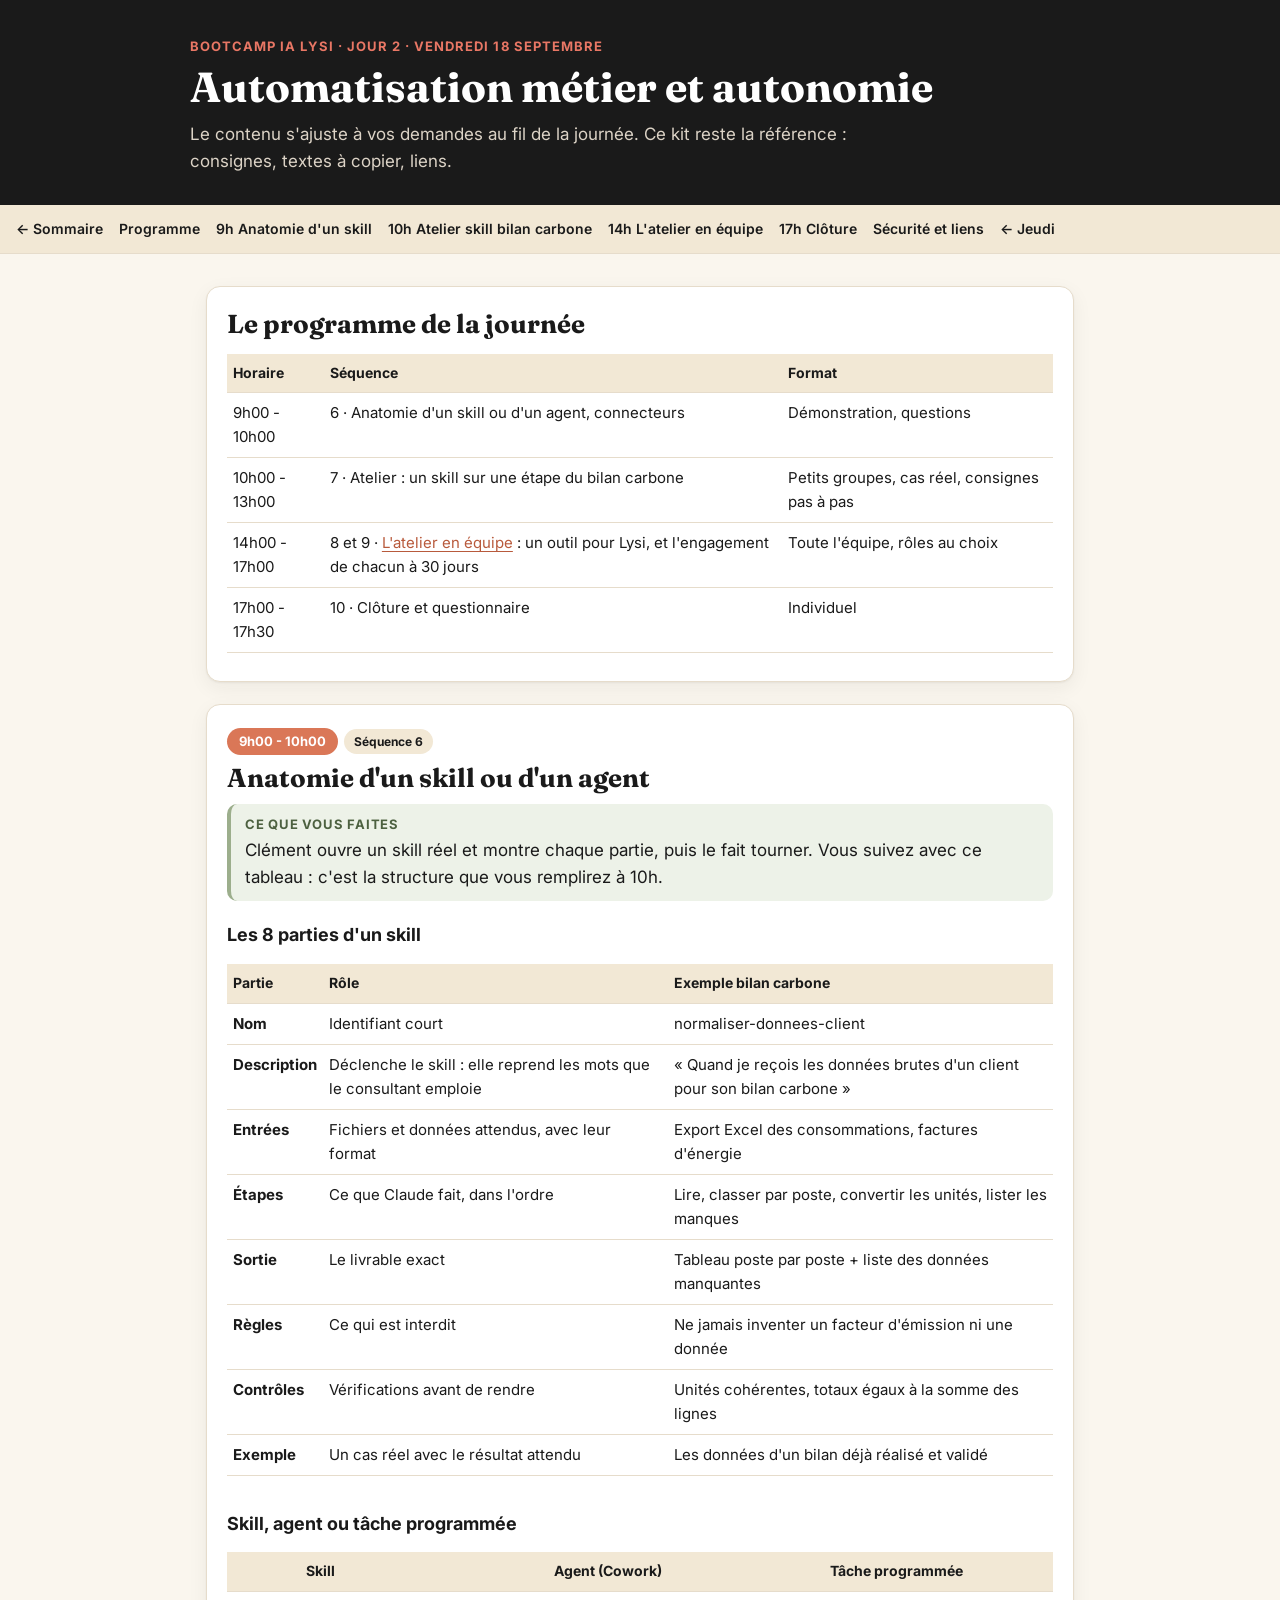
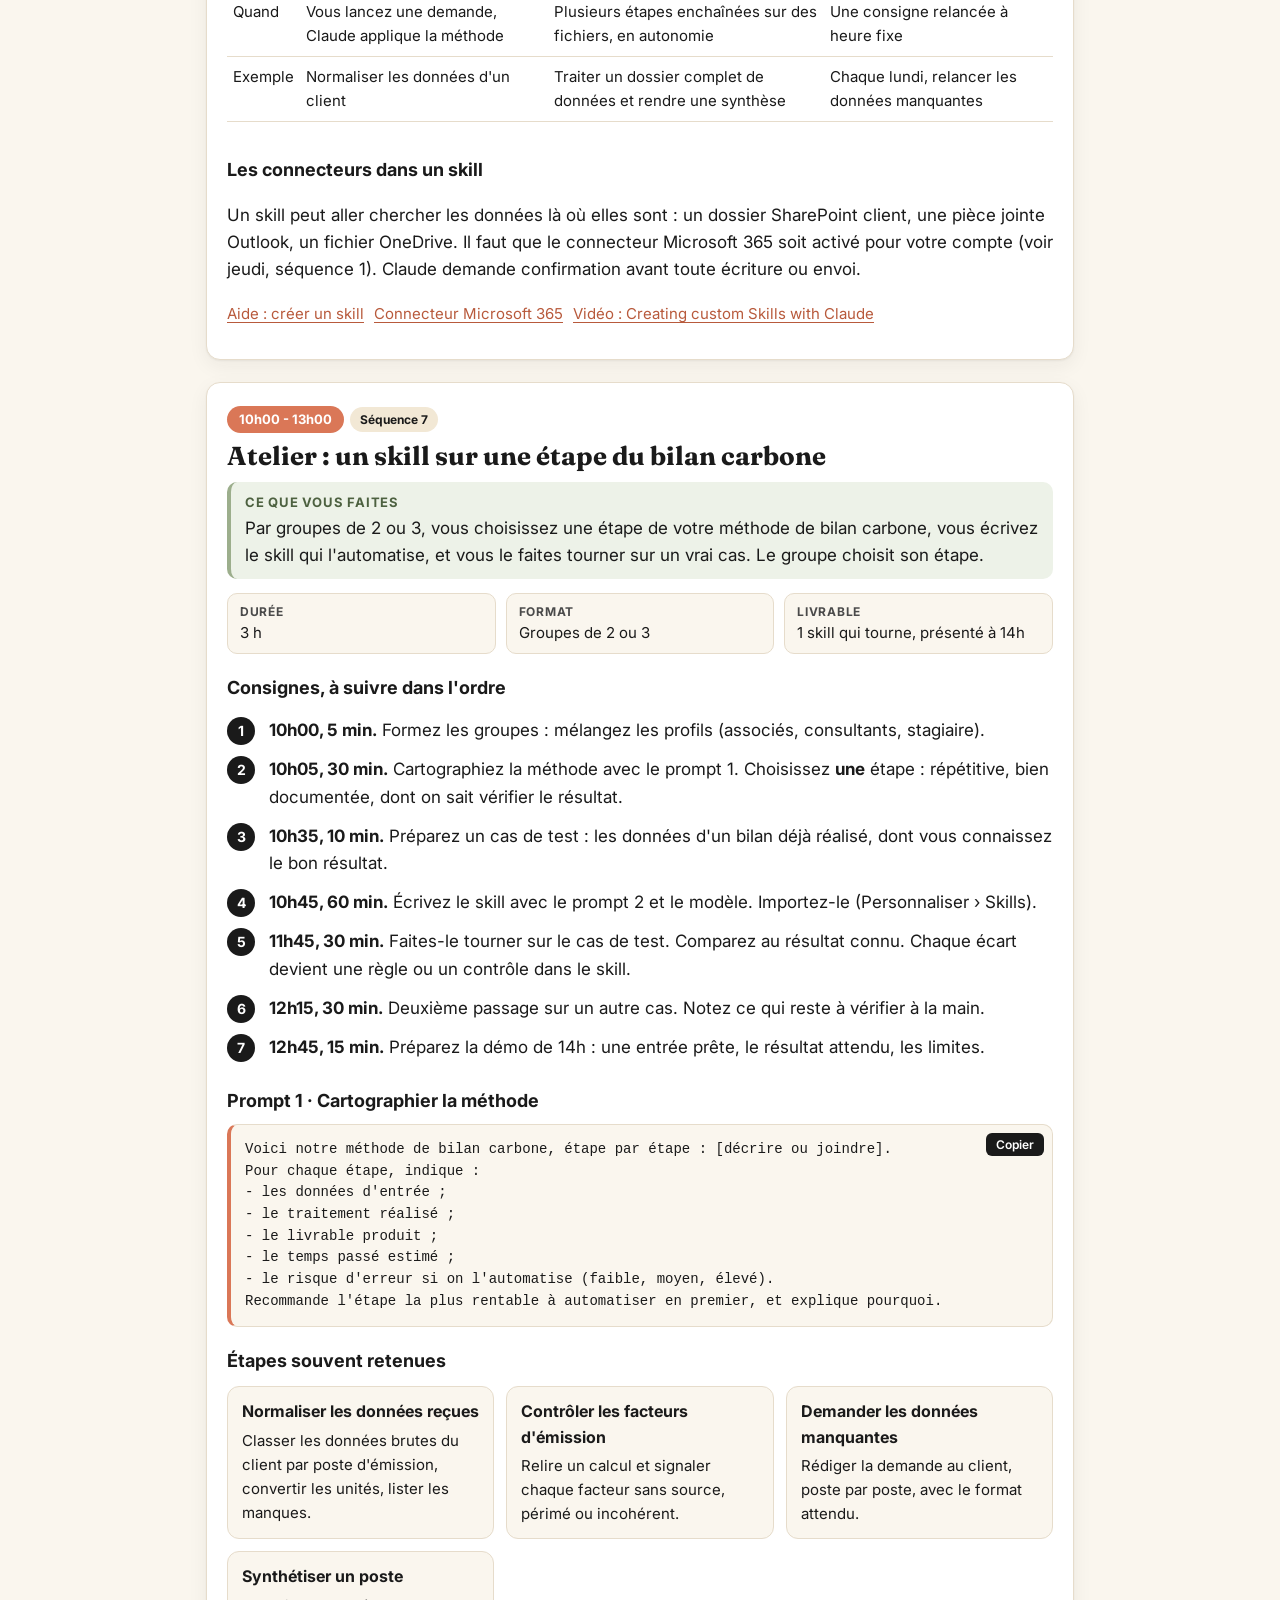
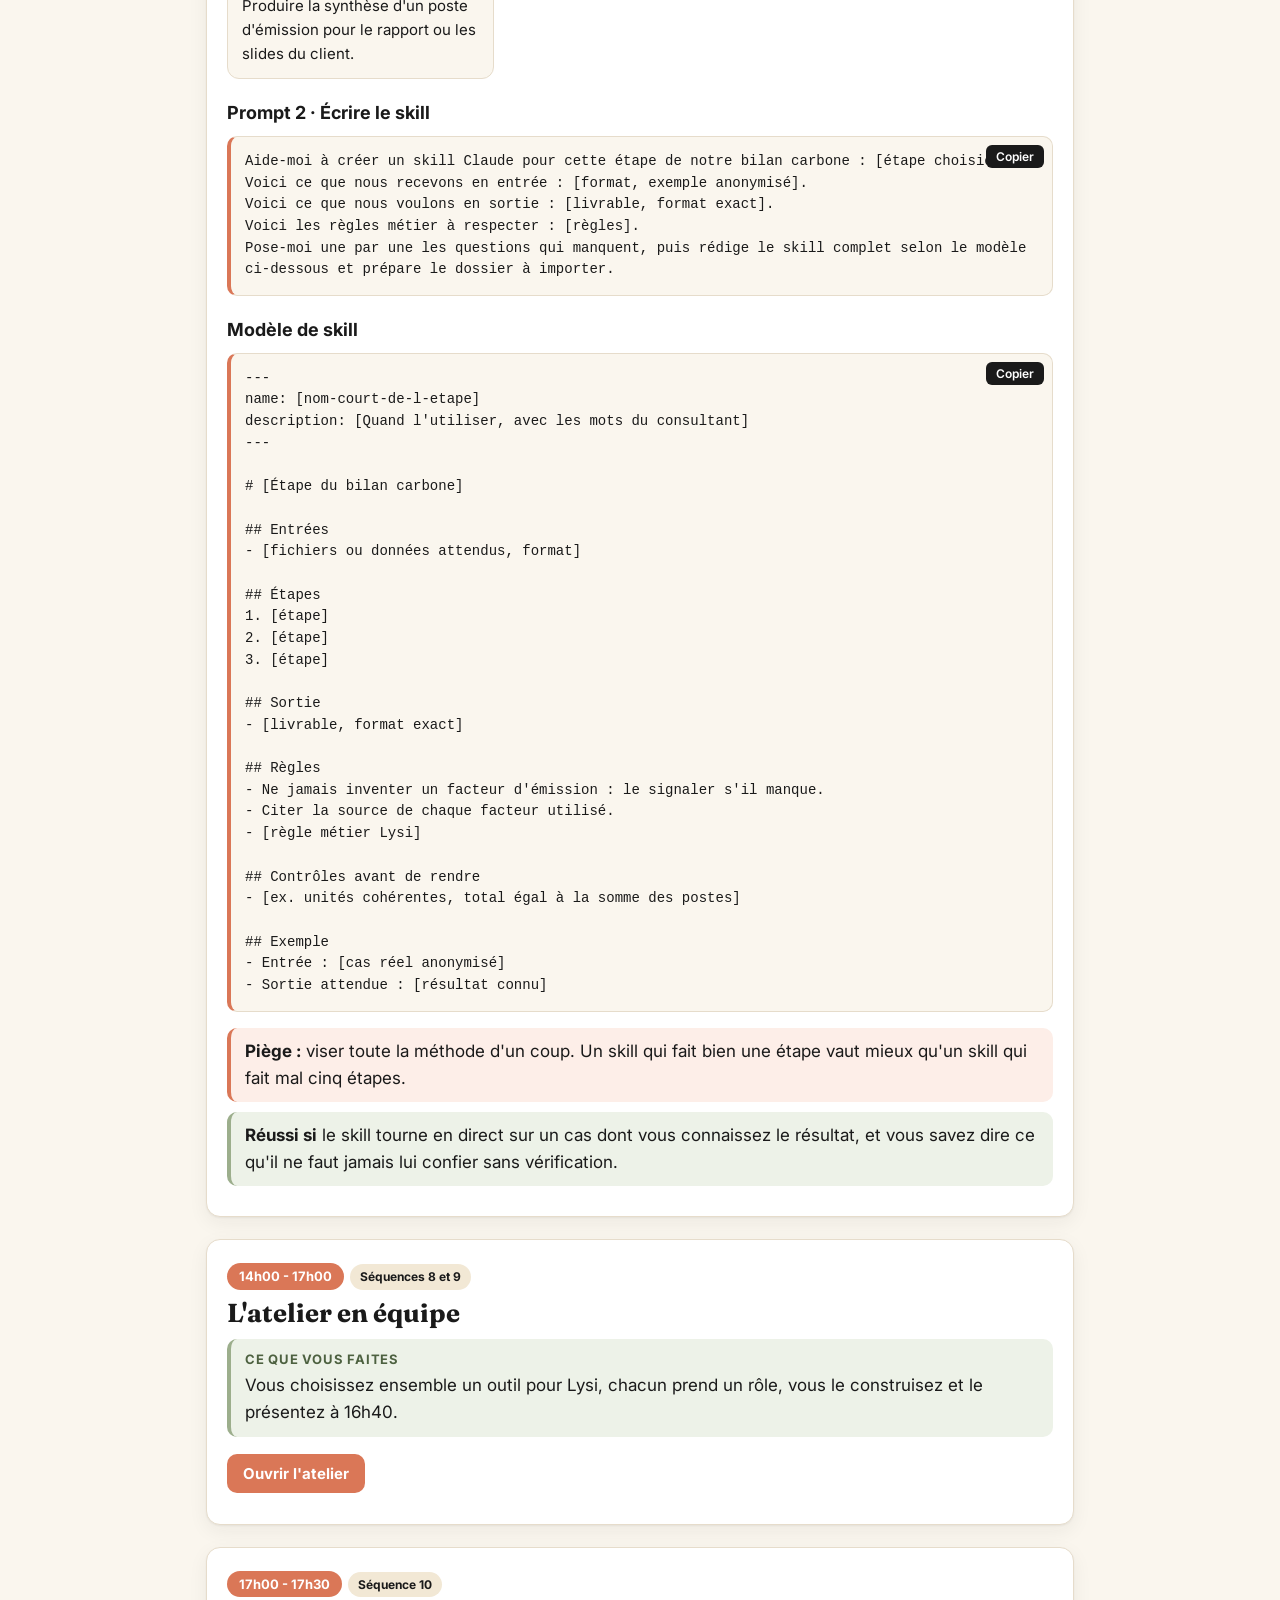
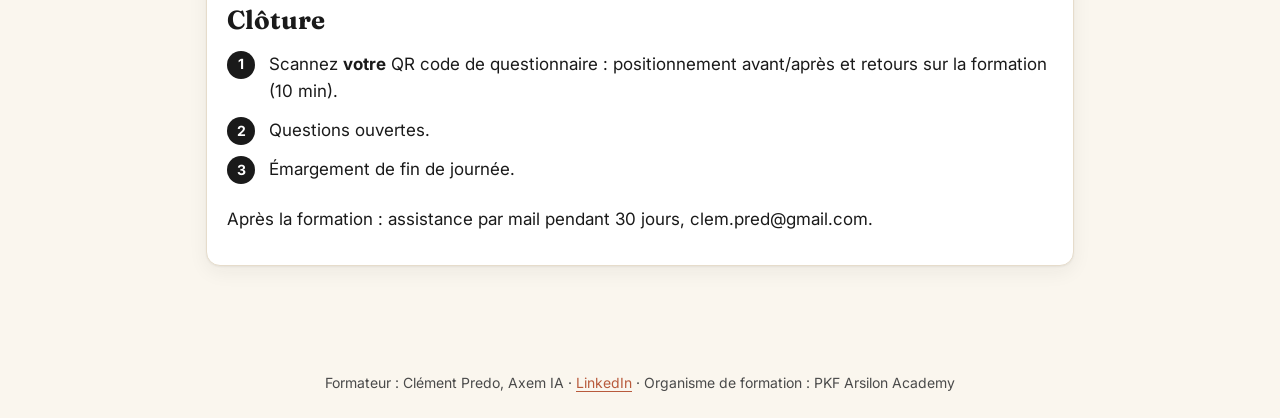
<file: j2.html>
<!doctype html>
<html lang="fr">
<head>
<meta charset="utf-8">
<meta name="viewport" content="width=device-width,initial-scale=1">
<title>Bootcamp Lysi, vendredi</title>
<link rel="preconnect" href="https://fonts.googleapis.com">
<link rel="preconnect" href="https://fonts.gstatic.com" crossorigin>
<link href="https://fonts.googleapis.com/css2?family=Fraunces:opsz,wght@9..144,700;9..144,800&family=Inter:wght@400;600;700&display=swap" rel="stylesheet">
<link rel="stylesheet" href="style.css">
</head>
<body>
<header class="hero"><div class="w">
<p class="sur">Bootcamp IA Lysi · Jour 2 · vendredi 18 septembre</p>
<h1>Automatisation métier et autonomie</h1>
<p>Le contenu s'ajuste à vos demandes au fil de la journée. Ce kit reste la référence : consignes, textes à copier, liens.</p>
</div></header>
<nav class="menu">
<a href="index.html">← Sommaire</a><a href="#programme">Programme</a><a href="#s6">9h Anatomie d'un skill</a><a href="#s7">10h Atelier skill bilan carbone</a><a href="atelier.html">14h L'atelier en équipe</a><a href="#s10">17h Clôture</a><a href="ressources.html">Sécurité et liens</a><a href="j1.html">← Jeudi</a>
</nav>
<main>

<section id="programme">
<h2>Le programme de la journée</h2>
<div class="tablewrap"><table>
<tr><th>Horaire</th><th>Séquence</th><th>Format</th></tr>
<tr><td>9h00 - 10h00</td><td>6 · Anatomie d'un skill ou d'un agent, connecteurs</td><td>Démonstration, questions</td></tr>
<tr><td>10h00 - 13h00</td><td>7 · Atelier : un skill sur une étape du bilan carbone</td><td>Petits groupes, cas réel, consignes pas à pas</td></tr>
<tr><td>14h00 - 17h00</td><td>8 et 9 · <a href="atelier.html">L'atelier en équipe</a> : un outil pour Lysi, et l'engagement de chacun à 30 jours</td><td>Toute l'équipe, rôles au choix</td></tr>
<tr><td>17h00 - 17h30</td><td>10 · Clôture et questionnaire</td><td>Individuel</td></tr>
</table></div>
</section>

<section id="s6">
<span class="quand">9h00 - 10h00</span><span class="module">Séquence 6</span>
<h2>Anatomie d'un skill ou d'un agent</h2>
<div class="faire"><b>Ce que vous faites</b>Clément ouvre un skill réel et montre chaque partie, puis le fait tourner. Vous suivez avec ce tableau : c'est la structure que vous remplirez à 10h.</div>
<h3>Les 8 parties d'un skill</h3>
<div class="tablewrap"><table>
<tr><th>Partie</th><th>Rôle</th><th>Exemple bilan carbone</th></tr>
<tr><td><b>Nom</b></td><td>Identifiant court</td><td>normaliser-donnees-client</td></tr>
<tr><td><b>Description</b></td><td>Déclenche le skill : elle reprend les mots que le consultant emploie</td><td>« Quand je reçois les données brutes d'un client pour son bilan carbone »</td></tr>
<tr><td><b>Entrées</b></td><td>Fichiers et données attendus, avec leur format</td><td>Export Excel des consommations, factures d'énergie</td></tr>
<tr><td><b>Étapes</b></td><td>Ce que Claude fait, dans l'ordre</td><td>Lire, classer par poste, convertir les unités, lister les manques</td></tr>
<tr><td><b>Sortie</b></td><td>Le livrable exact</td><td>Tableau poste par poste + liste des données manquantes</td></tr>
<tr><td><b>Règles</b></td><td>Ce qui est interdit</td><td>Ne jamais inventer un facteur d'émission ni une donnée</td></tr>
<tr><td><b>Contrôles</b></td><td>Vérifications avant de rendre</td><td>Unités cohérentes, totaux égaux à la somme des lignes</td></tr>
<tr><td><b>Exemple</b></td><td>Un cas réel avec le résultat attendu</td><td>Les données d'un bilan déjà réalisé et validé</td></tr>
</table></div>
<h3>Skill, agent ou tâche programmée</h3>
<div class="tablewrap"><table>
<tr><th></th><th>Skill</th><th>Agent (Cowork)</th><th>Tâche programmée</th></tr>
<tr><td>Quand</td><td>Vous lancez une demande, Claude applique la méthode</td><td>Plusieurs étapes enchaînées sur des fichiers, en autonomie</td><td>Une consigne relancée à heure fixe</td></tr>
<tr><td>Exemple</td><td>Normaliser les données d'un client</td><td>Traiter un dossier complet de données et rendre une synthèse</td><td>Chaque lundi, relancer les données manquantes</td></tr>
</table></div>
<h3>Les connecteurs dans un skill</h3>
<p>Un skill peut aller chercher les données là où elles sont : un dossier SharePoint client, une pièce jointe Outlook, un fichier OneDrive. Il faut que le connecteur Microsoft 365 soit activé pour votre compte (voir jeudi, séquence 1). Claude demande confirmation avant toute écriture ou envoi.</p>
<p class="liens"><a href="https://support.claude.com/en/articles/12512198-how-to-create-custom-skills">Aide : créer un skill</a><a href="https://support.claude.com/en/articles/12684923-microsoft-365-connector-security-guide">Connecteur Microsoft 365</a><a href="https://youtu.be/kS1MJFZWMq4">Vidéo : Creating custom Skills with Claude</a></p>
</section>

<section id="s7">
<span class="quand">10h00 - 13h00</span><span class="module">Séquence 7</span>
<h2>Atelier : un skill sur une étape du bilan carbone</h2>
<div class="faire"><b>Ce que vous faites</b>Par groupes de 2 ou 3, vous choisissez une étape de votre méthode de bilan carbone, vous écrivez le skill qui l'automatise, et vous le faites tourner sur un vrai cas. Le groupe choisit son étape.</div>
<div class="guide">
<div><b>Durée</b>3 h</div>
<div><b>Format</b>Groupes de 2 ou 3</div>
<div><b>Livrable</b>1 skill qui tourne, présenté à 14h</div>
</div>
<h3>Consignes, à suivre dans l'ordre</h3>
<ol class="etapes">
<li><b>10h00, 5 min.</b> Formez les groupes : mélangez les profils (associés, consultants, stagiaire).</li>
<li><b>10h05, 30 min.</b> Cartographiez la méthode avec le prompt 1. Choisissez <b>une</b> étape : répétitive, bien documentée, dont on sait vérifier le résultat.</li>
<li><b>10h35, 10 min.</b> Préparez un cas de test : les données d'un bilan déjà réalisé, dont vous connaissez le bon résultat.</li>
<li><b>10h45, 60 min.</b> Écrivez le skill avec le prompt 2 et le modèle. Importez-le (Personnaliser › Skills).</li>
<li><b>11h45, 30 min.</b> Faites-le tourner sur le cas de test. Comparez au résultat connu. Chaque écart devient une règle ou un contrôle dans le skill.</li>
<li><b>12h15, 30 min.</b> Deuxième passage sur un autre cas. Notez ce qui reste à vérifier à la main.</li>
<li><b>12h45, 15 min.</b> Préparez la démo de 14h : une entrée prête, le résultat attendu, les limites.</li>
</ol>
<h3>Prompt 1 · Cartographier la méthode</h3>
<div class="prompt"><button class="copy">Copier</button>Voici notre méthode de bilan carbone, étape par étape : [décrire ou joindre].
Pour chaque étape, indique :
- les données d'entrée ;
- le traitement réalisé ;
- le livrable produit ;
- le temps passé estimé ;
- le risque d'erreur si on l'automatise (faible, moyen, élevé).
Recommande l'étape la plus rentable à automatiser en premier, et explique pourquoi.</div>
<h3>Étapes souvent retenues</h3>
<div class="grille">
<div class="carte"><h4>Normaliser les données reçues</h4><p>Classer les données brutes du client par poste d'émission, convertir les unités, lister les manques.</p></div>
<div class="carte"><h4>Contrôler les facteurs d'émission</h4><p>Relire un calcul et signaler chaque facteur sans source, périmé ou incohérent.</p></div>
<div class="carte"><h4>Demander les données manquantes</h4><p>Rédiger la demande au client, poste par poste, avec le format attendu.</p></div>
<div class="carte"><h4>Synthétiser un poste</h4><p>Produire la synthèse d'un poste d'émission pour le rapport ou les slides du client.</p></div>
</div>
<h3>Prompt 2 · Écrire le skill</h3>
<div class="prompt"><button class="copy">Copier</button>Aide-moi à créer un skill Claude pour cette étape de notre bilan carbone : [étape choisie].
Voici ce que nous recevons en entrée : [format, exemple anonymisé].
Voici ce que nous voulons en sortie : [livrable, format exact].
Voici les règles métier à respecter : [règles].
Pose-moi une par une les questions qui manquent, puis rédige le skill complet selon le modèle ci-dessous et prépare le dossier à importer.</div>
<h3>Modèle de skill</h3>
<div class="prompt"><button class="copy">Copier</button>---
name: [nom-court-de-l-etape]
description: [Quand l'utiliser, avec les mots du consultant]
---

# [Étape du bilan carbone]

## Entrées
- [fichiers ou données attendus, format]

## Étapes
1. [étape]
2. [étape]
3. [étape]

## Sortie
- [livrable, format exact]

## Règles
- Ne jamais inventer un facteur d'émission : le signaler s'il manque.
- Citer la source de chaque facteur utilisé.
- [règle métier Lysi]

## Contrôles avant de rendre
- [ex. unités cohérentes, total égal à la somme des postes]

## Exemple
- Entrée : [cas réel anonymisé]
- Sortie attendue : [résultat connu]</div>
<div class="piege"><b>Piège :</b> viser toute la méthode d'un coup. Un skill qui fait bien une étape vaut mieux qu'un skill qui fait mal cinq étapes.</div>
<div class="reussi"><b>Réussi si</b> le skill tourne en direct sur un cas dont vous connaissez le résultat, et vous savez dire ce qu'il ne faut jamais lui confier sans vérification.</div>
</section>

<section id="s8">
<span class="quand">14h00 - 17h00</span><span class="module">Séquences 8 et 9</span>
<h2>L'atelier en équipe</h2>
<div class="faire"><b>Ce que vous faites</b>Vous choisissez ensemble un outil pour Lysi, chacun prend un rôle, vous le construisez et le présentez à 16h40.</div>
<p><a class="btn" href="atelier.html" style="text-decoration:none;display:inline-block">Ouvrir l'atelier</a></p>
</section>

<section id="s10">
<span class="quand">17h00 - 17h30</span><span class="module">Séquence 10</span>
<h2>Clôture</h2>
<ol class="etapes">
<li>Scannez <b>votre</b> QR code de questionnaire : positionnement avant/après et retours sur la formation (10 min).</li>
<li>Questions ouvertes.</li>
<li>Émargement de fin de journée.</li>
</ol>
<p>Après la formation : assistance par mail pendant 30 jours, clem.pred@gmail.com.</p>
</section>

</main>
<footer>Formateur : Clément Predo, Axem IA · <a href="https://www.linkedin.com/in/clement-predo">LinkedIn</a> · Organisme de formation : PKF Arsilon Academy</footer>
<script>
document.addEventListener("click",function(e){var t=e.target;if(!t.classList.contains("copy"))return;var txt=t.parentElement.innerText.replace(/^Copier\s*/,"");navigator.clipboard.writeText(txt).then(function(){t.textContent="Copié";setTimeout(function(){t.textContent="Copier"},1500)})});
</script>
</body>
</html>
</file>
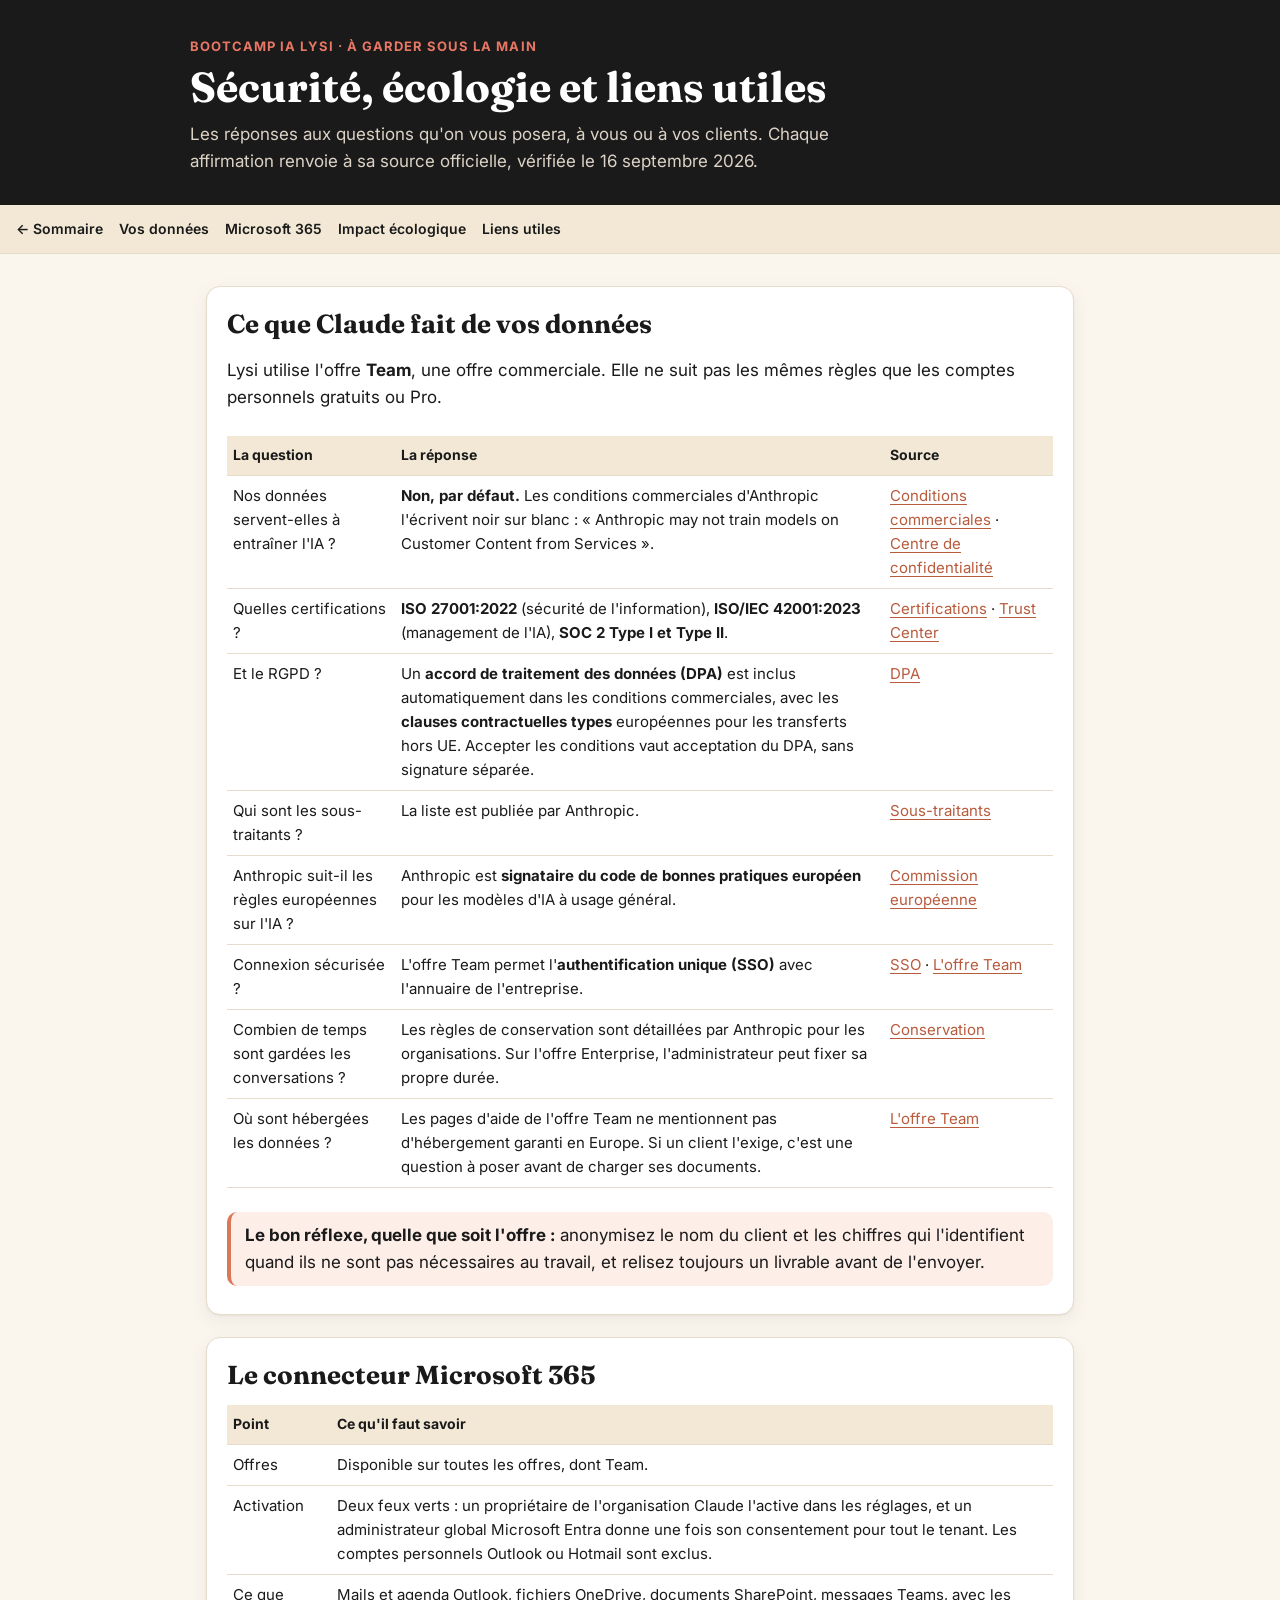
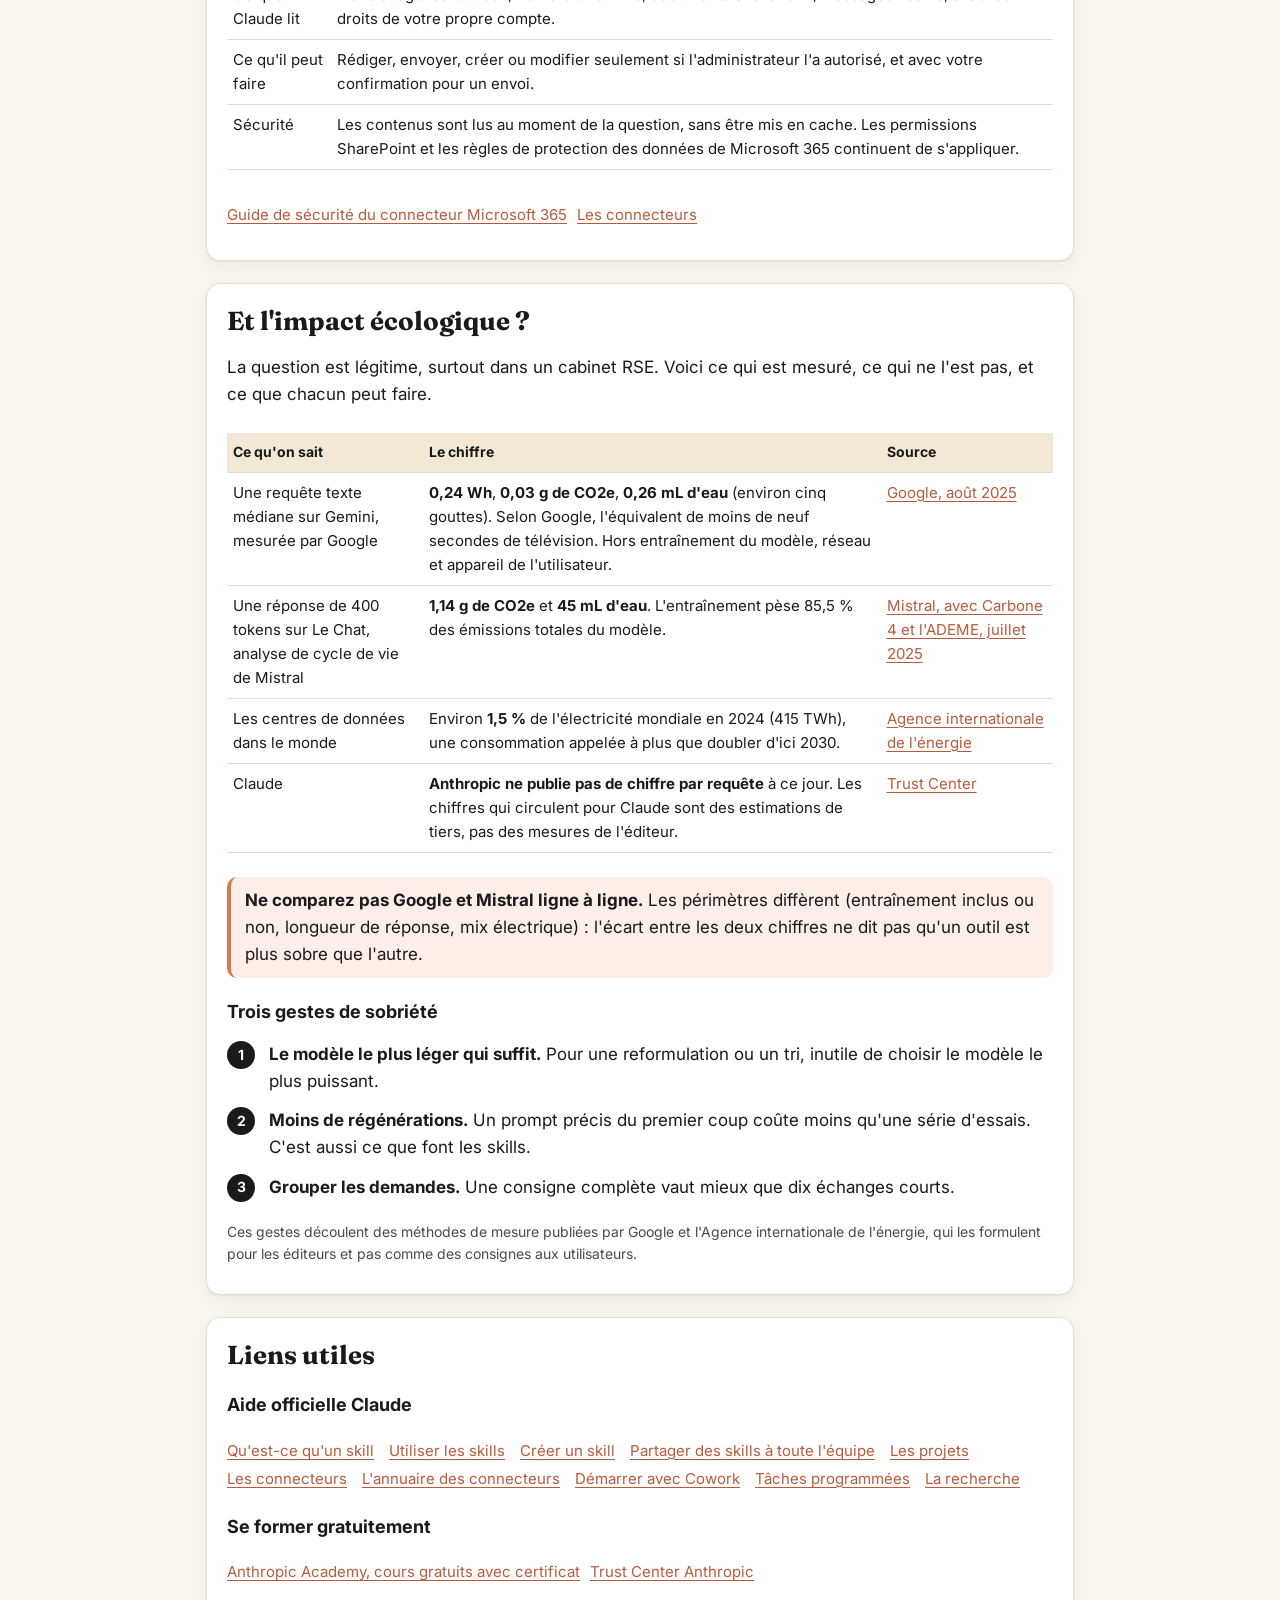
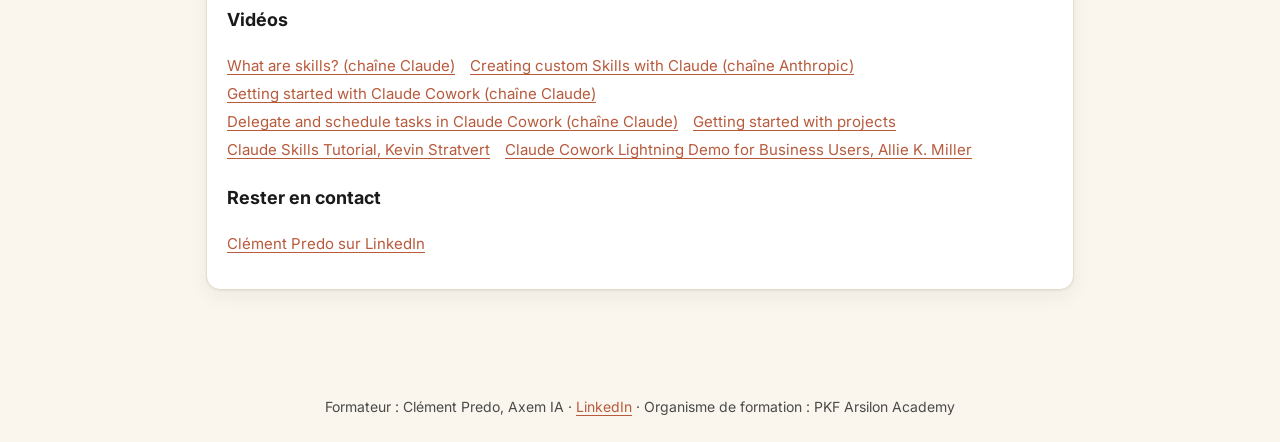
<file: ressources.html>
<!doctype html>
<html lang="fr">
<head>
<meta charset="utf-8">
<meta name="viewport" content="width=device-width,initial-scale=1">
<title>Sécurité, écologie et liens</title>
<link rel="preconnect" href="https://fonts.googleapis.com">
<link rel="preconnect" href="https://fonts.gstatic.com" crossorigin>
<link href="https://fonts.googleapis.com/css2?family=Fraunces:opsz,wght@9..144,700;9..144,800&family=Inter:wght@400;600;700&display=swap" rel="stylesheet">
<link rel="stylesheet" href="style.css">
</head>
<body>
<header class="hero"><div class="w">
<p class="sur">Bootcamp IA Lysi · À garder sous la main</p>
<h1>Sécurité, écologie et liens utiles</h1>
<p>Les réponses aux questions qu'on vous posera, à vous ou à vos clients. Chaque affirmation renvoie à sa source officielle, vérifiée le 16 septembre 2026.</p>
</div></header>
<nav class="menu">
<a href="index.html">← Sommaire</a><a href="#securite">Vos données</a><a href="#m365">Microsoft 365</a><a href="#ecologie">Impact écologique</a><a href="#liens">Liens utiles</a>
</nav>
<main>

<section id="securite">
<h2>Ce que Claude fait de vos données</h2>
<p>Lysi utilise l'offre <b>Team</b>, une offre commerciale. Elle ne suit pas les mêmes règles que les comptes personnels gratuits ou Pro.</p>
<div class="tablewrap"><table>
<tr><th>La question</th><th>La réponse</th><th>Source</th></tr>
<tr><td>Nos données servent-elles à entraîner l'IA ?</td><td><b>Non, par défaut.</b> Les conditions commerciales d'Anthropic l'écrivent noir sur blanc : « Anthropic may not train models on Customer Content from Services ».</td><td><a href="https://www.anthropic.com/legal/commercial-terms">Conditions commerciales</a> · <a href="https://privacy.claude.com/en/articles/7996868-is-my-data-used-for-model-training">Centre de confidentialité</a></td></tr>
<tr><td>Quelles certifications ?</td><td><b>ISO 27001:2022</b> (sécurité de l'information), <b>ISO/IEC 42001:2023</b> (management de l'IA), <b>SOC 2 Type I et Type II</b>.</td><td><a href="https://support.claude.com/en/articles/10015870-what-certifications-has-anthropic-obtained">Certifications</a> · <a href="https://trust.anthropic.com/">Trust Center</a></td></tr>
<tr><td>Et le RGPD ?</td><td>Un <b>accord de traitement des données (DPA)</b> est inclus automatiquement dans les conditions commerciales, avec les <b>clauses contractuelles types</b> européennes pour les transferts hors UE. Accepter les conditions vaut acceptation du DPA, sans signature séparée.</td><td><a href="https://privacy.claude.com/en/articles/7996862-how-do-i-view-and-sign-your-data-processing-addendum-dpa">DPA</a></td></tr>
<tr><td>Qui sont les sous-traitants ?</td><td>La liste est publiée par Anthropic.</td><td><a href="https://trust.anthropic.com/subprocessors">Sous-traitants</a></td></tr>
<tr><td>Anthropic suit-il les règles européennes sur l'IA ?</td><td>Anthropic est <b>signataire du code de bonnes pratiques européen</b> pour les modèles d'IA à usage général.</td><td><a href="https://digital-strategy.ec.europa.eu/en/policies/gpai-code-practice">Commission européenne</a></td></tr>
<tr><td>Connexion sécurisée ?</td><td>L'offre Team permet l'<b>authentification unique (SSO)</b> avec l'annuaire de l'entreprise.</td><td><a href="https://support.claude.com/en/articles/13132885-set-up-single-sign-on-sso">SSO</a> · <a href="https://support.claude.com/en/articles/9266767-what-is-the-team-plan">L'offre Team</a></td></tr>
<tr><td>Combien de temps sont gardées les conversations ?</td><td>Les règles de conservation sont détaillées par Anthropic pour les organisations. Sur l'offre Enterprise, l'administrateur peut fixer sa propre durée.</td><td><a href="https://privacy.claude.com/en/articles/7996866-how-long-do-you-store-my-organization-s-data">Conservation</a></td></tr>
<tr><td>Où sont hébergées les données ?</td><td>Les pages d'aide de l'offre Team ne mentionnent pas d'hébergement garanti en Europe. Si un client l'exige, c'est une question à poser avant de charger ses documents.</td><td><a href="https://support.claude.com/en/articles/9266767-what-is-the-team-plan">L'offre Team</a></td></tr>
</table></div>
<div class="attention"><b>Le bon réflexe, quelle que soit l'offre :</b> anonymisez le nom du client et les chiffres qui l'identifient quand ils ne sont pas nécessaires au travail, et relisez toujours un livrable avant de l'envoyer.</div>
</section>

<section id="m365">
<h2>Le connecteur Microsoft 365</h2>
<div class="tablewrap"><table>
<tr><th>Point</th><th>Ce qu'il faut savoir</th></tr>
<tr><td>Offres</td><td>Disponible sur toutes les offres, dont Team.</td></tr>
<tr><td>Activation</td><td>Deux feux verts : un propriétaire de l'organisation Claude l'active dans les réglages, et un administrateur global Microsoft Entra donne une fois son consentement pour tout le tenant. Les comptes personnels Outlook ou Hotmail sont exclus.</td></tr>
<tr><td>Ce que Claude lit</td><td>Mails et agenda Outlook, fichiers OneDrive, documents SharePoint, messages Teams, avec les droits de votre propre compte.</td></tr>
<tr><td>Ce qu'il peut faire</td><td>Rédiger, envoyer, créer ou modifier seulement si l'administrateur l'a autorisé, et avec votre confirmation pour un envoi.</td></tr>
<tr><td>Sécurité</td><td>Les contenus sont lus au moment de la question, sans être mis en cache. Les permissions SharePoint et les règles de protection des données de Microsoft 365 continuent de s'appliquer.</td></tr>
</table></div>
<p class="liens"><a href="https://support.claude.com/en/articles/12684923-microsoft-365-connector-security-guide">Guide de sécurité du connecteur Microsoft 365</a><a href="https://support.claude.com/en/articles/11176164-use-connectors-to-extend-claude-s-capabilities">Les connecteurs</a></p>
</section>

<section id="ecologie">
<h2>Et l'impact écologique ?</h2>
<p>La question est légitime, surtout dans un cabinet RSE. Voici ce qui est mesuré, ce qui ne l'est pas, et ce que chacun peut faire.</p>
<div class="tablewrap"><table>
<tr><th>Ce qu'on sait</th><th>Le chiffre</th><th>Source</th></tr>
<tr><td>Une requête texte médiane sur Gemini, mesurée par Google</td><td><b>0,24 Wh</b>, <b>0,03 g de CO2e</b>, <b>0,26 mL d'eau</b> (environ cinq gouttes). Selon Google, l'équivalent de moins de neuf secondes de télévision. Hors entraînement du modèle, réseau et appareil de l'utilisateur.</td><td><a href="https://cloud.google.com/blog/products/infrastructure/measuring-the-environmental-impact-of-ai-inference">Google, août 2025</a></td></tr>
<tr><td>Une réponse de 400 tokens sur Le Chat, analyse de cycle de vie de Mistral</td><td><b>1,14 g de CO2e</b> et <b>45 mL d'eau</b>. L'entraînement pèse 85,5 % des émissions totales du modèle.</td><td><a href="https://mistral.ai/news/our-contribution-to-a-global-environmental-standard-for-ai">Mistral, avec Carbone 4 et l'ADEME, juillet 2025</a></td></tr>
<tr><td>Les centres de données dans le monde</td><td>Environ <b>1,5 %</b> de l'électricité mondiale en 2024 (415 TWh), une consommation appelée à plus que doubler d'ici 2030.</td><td><a href="https://www.iea.org/reports/energy-and-ai/executive-summary">Agence internationale de l'énergie</a></td></tr>
<tr><td>Claude</td><td><b>Anthropic ne publie pas de chiffre par requête</b> à ce jour. Les chiffres qui circulent pour Claude sont des estimations de tiers, pas des mesures de l'éditeur.</td><td><a href="https://trust.anthropic.com/">Trust Center</a></td></tr>
</table></div>
<div class="attention"><b>Ne comparez pas Google et Mistral ligne à ligne.</b> Les périmètres diffèrent (entraînement inclus ou non, longueur de réponse, mix électrique) : l'écart entre les deux chiffres ne dit pas qu'un outil est plus sobre que l'autre.</div>
<h3>Trois gestes de sobriété</h3>
<ol class="etapes">
<li><b>Le modèle le plus léger qui suffit.</b> Pour une reformulation ou un tri, inutile de choisir le modèle le plus puissant.</li>
<li><b>Moins de régénérations.</b> Un prompt précis du premier coup coûte moins qu'une série d'essais. C'est aussi ce que font les skills.</li>
<li><b>Grouper les demandes.</b> Une consigne complète vaut mieux que dix échanges courts.</li>
</ol>
<p class="small">Ces gestes découlent des méthodes de mesure publiées par Google et l'Agence internationale de l'énergie, qui les formulent pour les éditeurs et pas comme des consignes aux utilisateurs.</p>
</section>

<section id="liens">
<h2>Liens utiles</h2>
<h3>Aide officielle Claude</h3>
<p class="liens">
<a href="https://support.claude.com/en/articles/12512176-what-are-skills">Qu'est-ce qu'un skill</a>
<a href="https://support.claude.com/en/articles/12512180-use-skills-in-claude">Utiliser les skills</a>
<a href="https://support.claude.com/en/articles/12512198-how-to-create-custom-skills">Créer un skill</a>
<a href="https://support.claude.com/en/articles/13119606-provision-and-manage-skills-for-your-organization">Partager des skills à toute l'équipe</a>
<a href="https://support.claude.com/en/articles/9517075-what-are-projects">Les projets</a>
<a href="https://support.claude.com/en/articles/11176164-use-connectors-to-extend-claude-s-capabilities">Les connecteurs</a>
<a href="https://claude.com/connectors">L'annuaire des connecteurs</a>
<a href="https://support.claude.com/en/articles/13345190-get-started-with-claude-cowork">Démarrer avec Cowork</a>
<a href="https://support.claude.com/en/articles/13854387-schedule-recurring-tasks-in-claude-cowork">Tâches programmées</a>
<a href="https://support.claude.com/en/articles/11088861-use-research-on-claude">La recherche</a>
</p>
<h3>Se former gratuitement</h3>
<p class="liens"><a href="https://anthropic.skilljar.com/">Anthropic Academy, cours gratuits avec certificat</a><a href="https://trust.anthropic.com/">Trust Center Anthropic</a></p>
<h3>Vidéos</h3>
<p class="liens">
<a href="https://youtu.be/bjdBVZa66oU">What are skills? (chaîne Claude)</a>
<a href="https://youtu.be/kS1MJFZWMq4">Creating custom Skills with Claude (chaîne Anthropic)</a>
<a href="https://youtu.be/Lbml7IuGJYw">Getting started with Claude Cowork (chaîne Claude)</a>
<a href="https://youtu.be/tYOI-WoLS_o">Delegate and schedule tasks in Claude Cowork (chaîne Claude)</a>
<a href="https://youtu.be/GJ5jTgcbRHA">Getting started with projects</a>
<a href="https://www.youtube.com/watch?v=O_z9vDLgvoY">Claude Skills Tutorial, Kevin Stratvert</a>
<a href="https://www.youtube.com/watch?v=_nH1fc9HBSA">Claude Cowork Lightning Demo for Business Users, Allie K. Miller</a>
</p>
<h3>Rester en contact</h3>
<p class="liens"><a href="https://www.linkedin.com/in/clement-predo">Clément Predo sur LinkedIn</a></p>
</section>

</main>
<footer>Formateur : Clément Predo, Axem IA · <a href="https://www.linkedin.com/in/clement-predo">LinkedIn</a> · Organisme de formation : PKF Arsilon Academy</footer>
</body>
</html>
</file>
<file: style.css>
:root{
  --corail:#DA7757;--corail-fonce:#B85A3C;--heros:#E97765;--creme:#F2E8D5;--cartouche:#FAF6EE;
  --encre:#1A1A1A;--gris:#4A4A4A;--ligne:#E6DCCB;--sage:#9CAE8C;--sage-fond:#EDF2E8;--blanc:#fff;
  --rayon:14px;--ombre:0 1px 2px rgba(26,26,26,.05),0 6px 20px rgba(26,26,26,.06)
}
*{box-sizing:border-box}
html{scroll-behavior:smooth;-webkit-text-size-adjust:100%}
body{margin:0;background:var(--cartouche);color:var(--encre);font:17px/1.6 Inter,system-ui,-apple-system,"Segoe UI",Arial,sans-serif}
a{color:var(--corail-fonce);text-underline-offset:3px}
.hero{background:var(--encre);color:#fff;padding:36px 16px 30px}
.hero .w{max-width:900px;margin:0 auto}
.hero .sur{color:var(--heros);font-weight:700;letter-spacing:.08em;text-transform:uppercase;font-size:13px;margin:0 0 6px}
.hero h1{font-family:Fraunces,Georgia,serif;font-size:clamp(28px,5vw,42px);line-height:1.15;margin:0 0 10px}
.hero p{margin:0;color:#DCD3C6;max-width:680px}
nav.menu{position:sticky;top:0;z-index:10;background:var(--creme);border-bottom:1px solid var(--ligne);overflow-x:auto;white-space:nowrap;padding:10px 16px}
nav.menu a{color:var(--encre);text-decoration:none;font-weight:600;font-size:14px;margin-right:16px}
main{max-width:900px;margin:0 auto;padding:10px 16px 60px}
section{background:var(--blanc);border:1px solid var(--ligne);border-radius:var(--rayon);box-shadow:var(--ombre);padding:22px 20px 14px;margin:22px 0;scroll-margin-top:60px}
h2{font-family:Fraunces,Georgia,serif;font-size:26px;line-height:1.2;margin:0 0 6px}
h3{font-size:18px;margin:20px 0 6px}
.quand{display:inline-block;background:var(--corail);color:#fff;border-radius:999px;padding:3px 12px;font-size:13px;font-weight:700;margin-bottom:8px}
.module{display:inline-block;background:var(--creme);color:var(--encre);border-radius:999px;padding:3px 10px;font-size:12px;font-weight:700;margin:0 0 8px 6px}
.faire{background:var(--sage-fond);border-left:4px solid var(--sage);border-radius:10px;padding:10px 14px;margin:10px 0 14px}
.faire b:first-child{display:block;font-size:13px;text-transform:uppercase;letter-spacing:.06em;color:#4D6140;margin-bottom:2px}
.attention{background:#FDEEE8;border-left:4px solid var(--corail);border-radius:10px;padding:10px 14px;margin:10px 0 14px}
ol.etapes{counter-reset:e;list-style:none;padding:0;margin:8px 0 14px}
ol.etapes>li{counter-increment:e;position:relative;padding:6px 0 6px 42px}
ol.etapes>li:before{content:counter(e);position:absolute;left:0;top:6px;width:28px;height:28px;border-radius:50%;background:var(--encre);color:#fff;font-weight:700;font-size:14px;display:flex;align-items:center;justify-content:center}
table{width:100%;border-collapse:collapse;font-size:15px;margin:8px 0 14px}
th,td{border-bottom:1px solid var(--ligne);padding:8px 6px;text-align:left;vertical-align:top}
th{background:var(--creme);font-size:14px}
.tablewrap{overflow-x:auto}
.prompt{position:relative;background:var(--cartouche);border:1px solid var(--ligne);border-left:4px solid var(--corail);border-radius:10px;padding:14px 14px 14px;margin:8px 0 16px;white-space:pre-wrap;font:14px/1.55 ui-monospace,Menlo,Consolas,monospace}
.copy{position:absolute;top:8px;right:8px;background:var(--encre);color:#fff;border:0;border-radius:6px;padding:4px 10px;font:600 12px Inter,system-ui,sans-serif;cursor:pointer}
.grille{display:grid;grid-template-columns:repeat(auto-fit,minmax(240px,1fr));gap:12px;margin:10px 0 16px}
.carte{border:1px solid var(--ligne);border-radius:12px;padding:12px 14px;background:var(--cartouche)}
.carte h4{margin:0 0 4px;font-size:16px}
.carte p{margin:0;font-size:15px}
.carte .livre{display:block;margin-top:6px;font-size:13px;color:var(--gris)}
.liens a{display:inline-block;margin:2px 10px 2px 0;font-size:15px}
.btn{background:var(--corail);color:#fff;border:0;border-radius:10px;padding:10px 16px;font:700 15px Inter,system-ui,sans-serif;cursor:pointer}
.tirage{font-size:18px;font-weight:700;min-height:28px;margin:8px 0}
.compteur{font-family:Fraunces,Georgia,serif;font-size:34px;font-weight:800;letter-spacing:.02em}
footer{text-align:center;color:var(--gris);font-size:14px;padding:24px 16px}
@media (max-width:600px){body{font-size:16px}section{padding:18px 14px 10px}h2{font-size:22px}}
@media print{nav.menu,.copy,.btn{display:none}section{box-shadow:none;break-inside:avoid}}
.guide{display:grid;grid-template-columns:repeat(auto-fit,minmax(180px,1fr));gap:10px;margin:10px 0 14px}
.guide div{background:var(--cartouche);border:1px solid var(--ligne);border-radius:10px;padding:8px 12px;font-size:15px}
.guide b{display:block;font-size:12px;text-transform:uppercase;letter-spacing:.06em;color:var(--gris)}
.piege{background:#FDEEE8;border-left:4px solid var(--corail);border-radius:10px;padding:10px 14px;margin:10px 0}
.reussi{background:var(--sage-fond);border-left:4px solid var(--sage);border-radius:10px;padding:10px 14px;margin:10px 0 16px}
.brique{border:1px solid var(--ligne);border-radius:12px;padding:14px 16px;margin:14px 0;background:var(--blanc)}
.brique h3{margin-top:0}
.route{border:1px dashed var(--ligne);border-radius:10px;padding:10px 14px;margin:8px 0}
.small{font-size:14px;color:var(--gris)}
</file>
